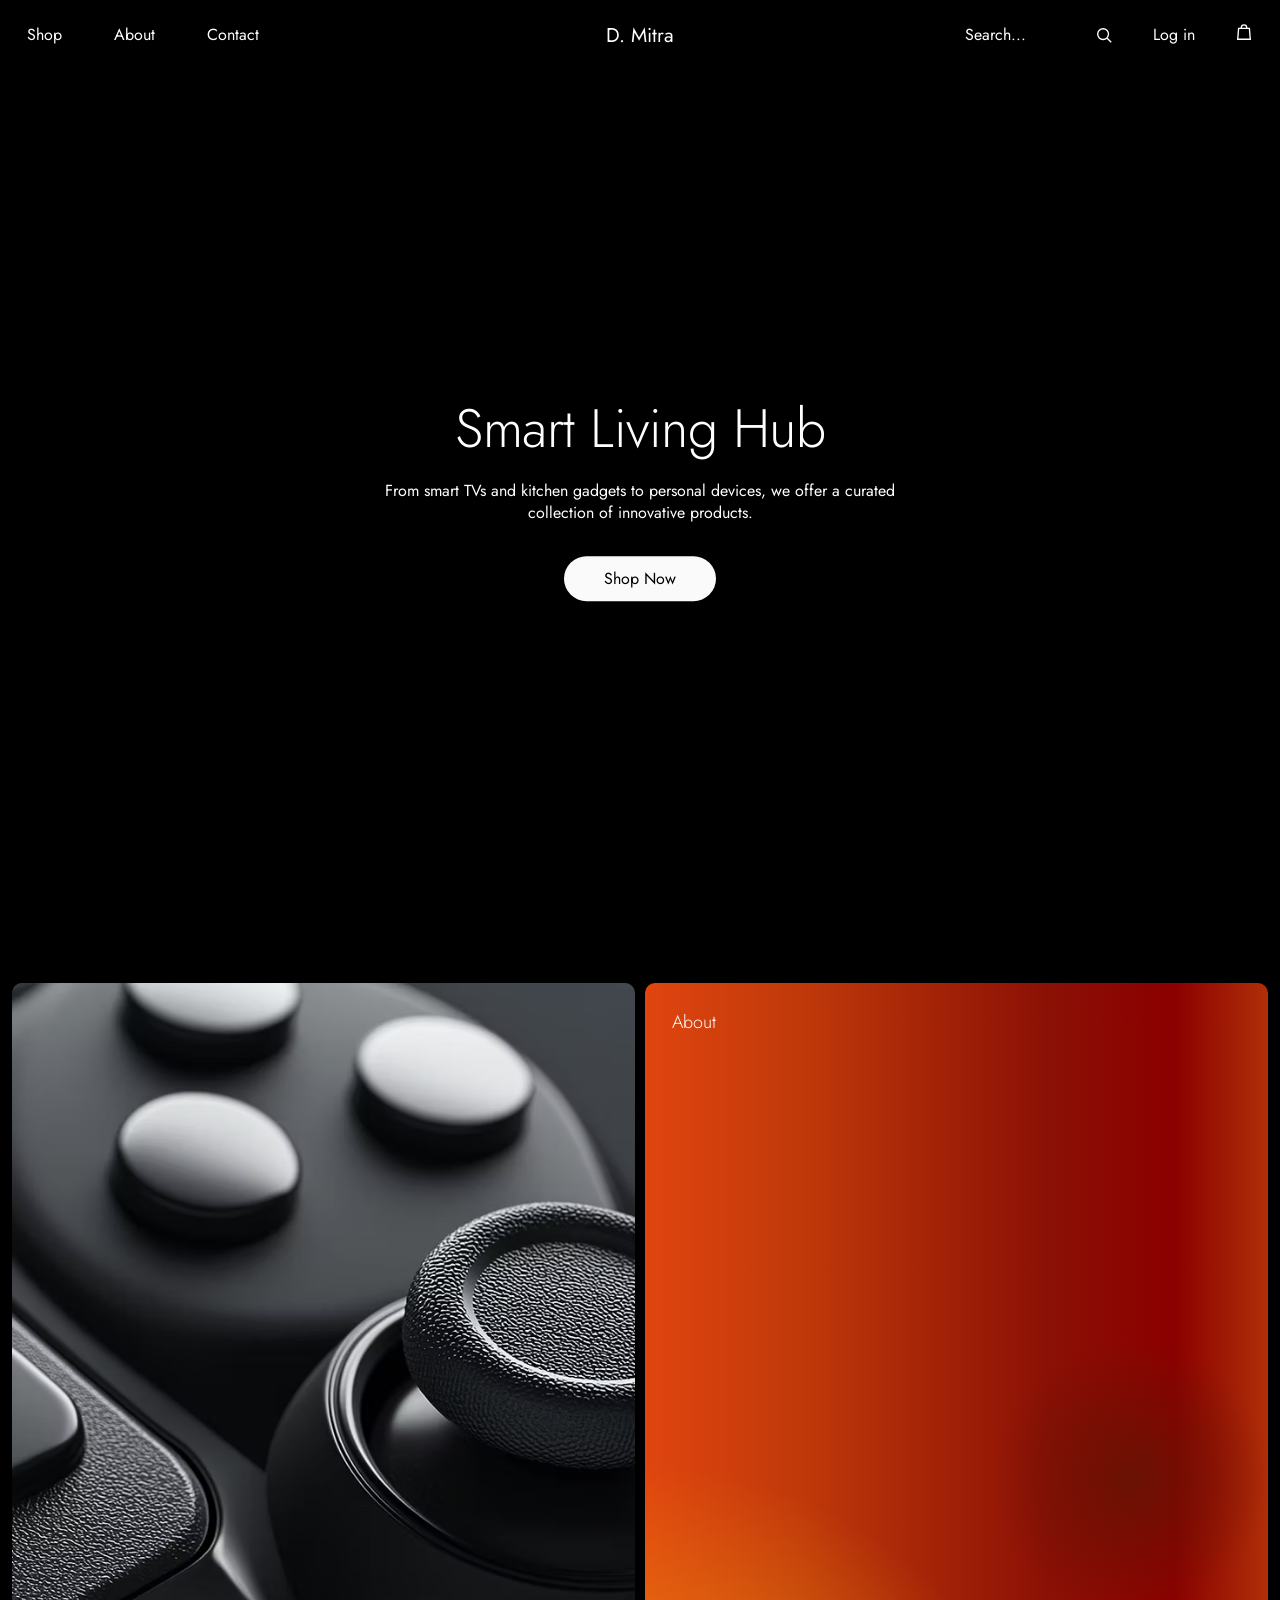
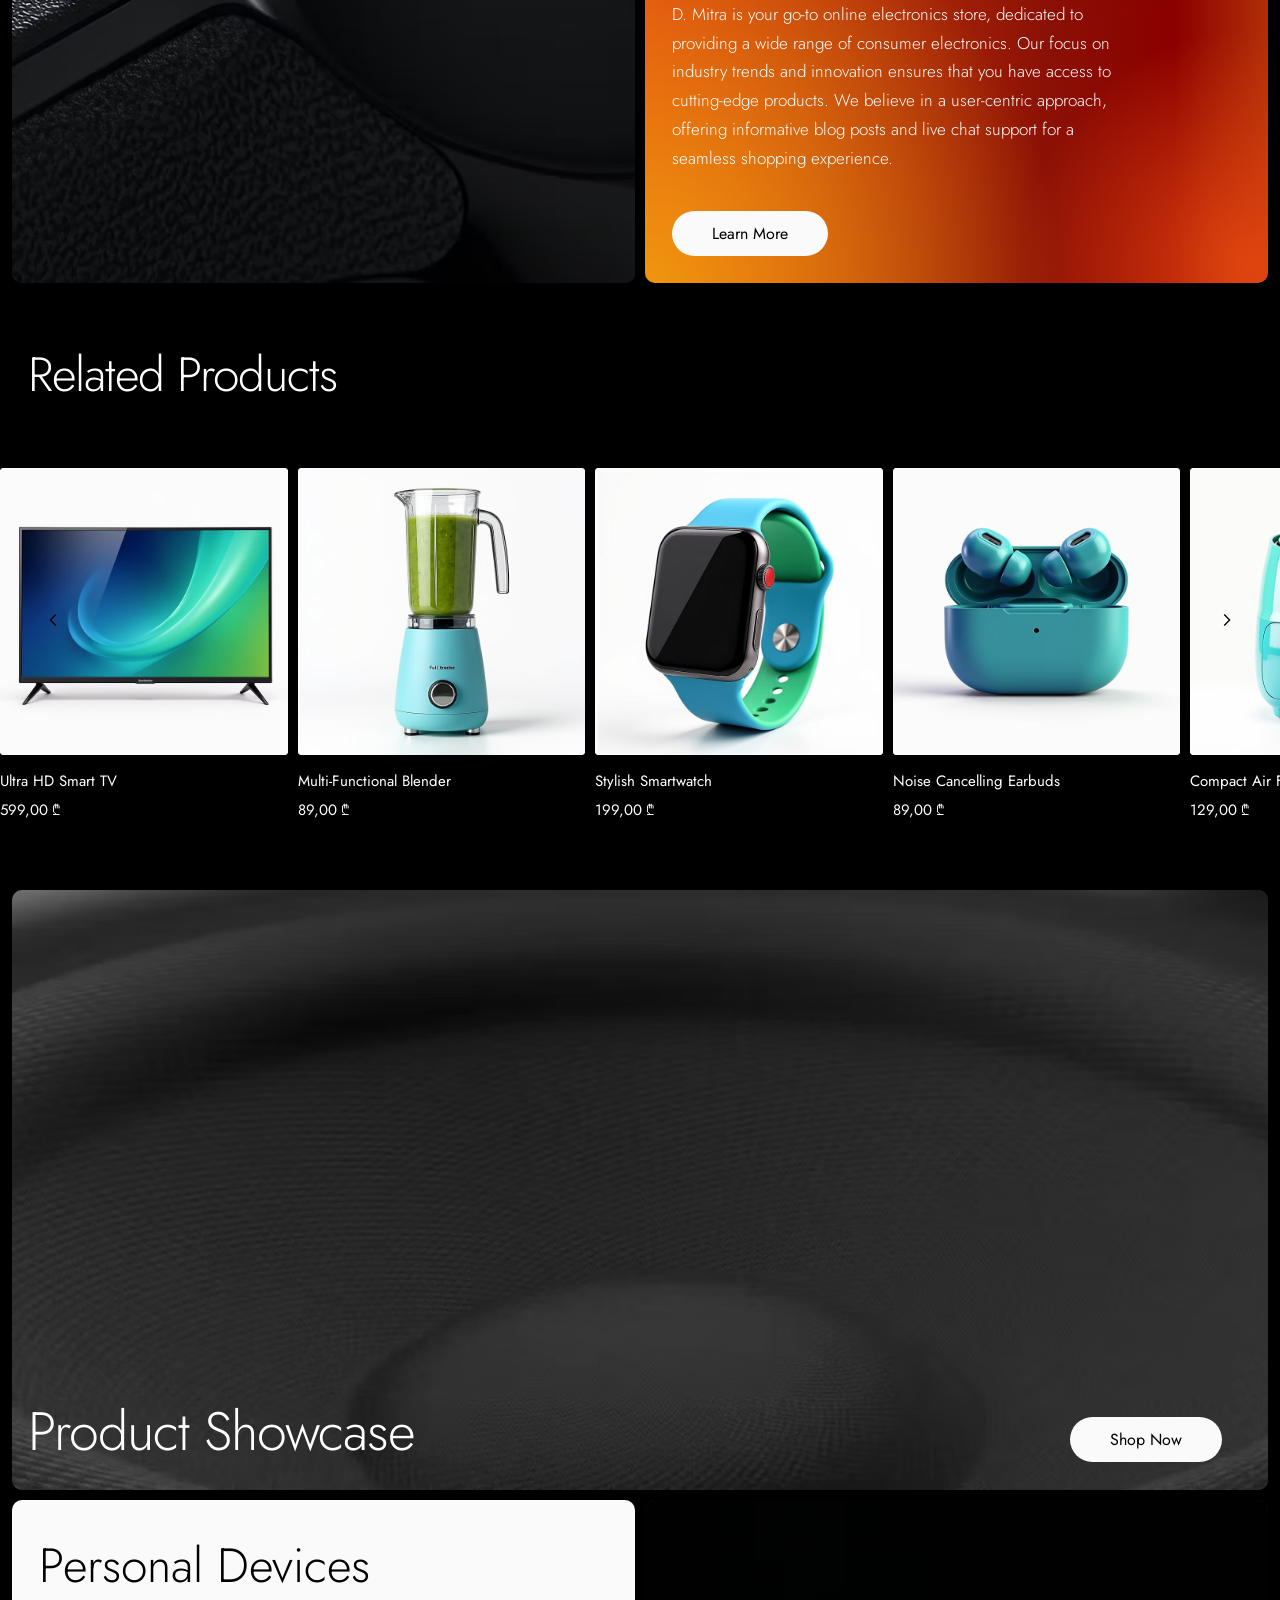
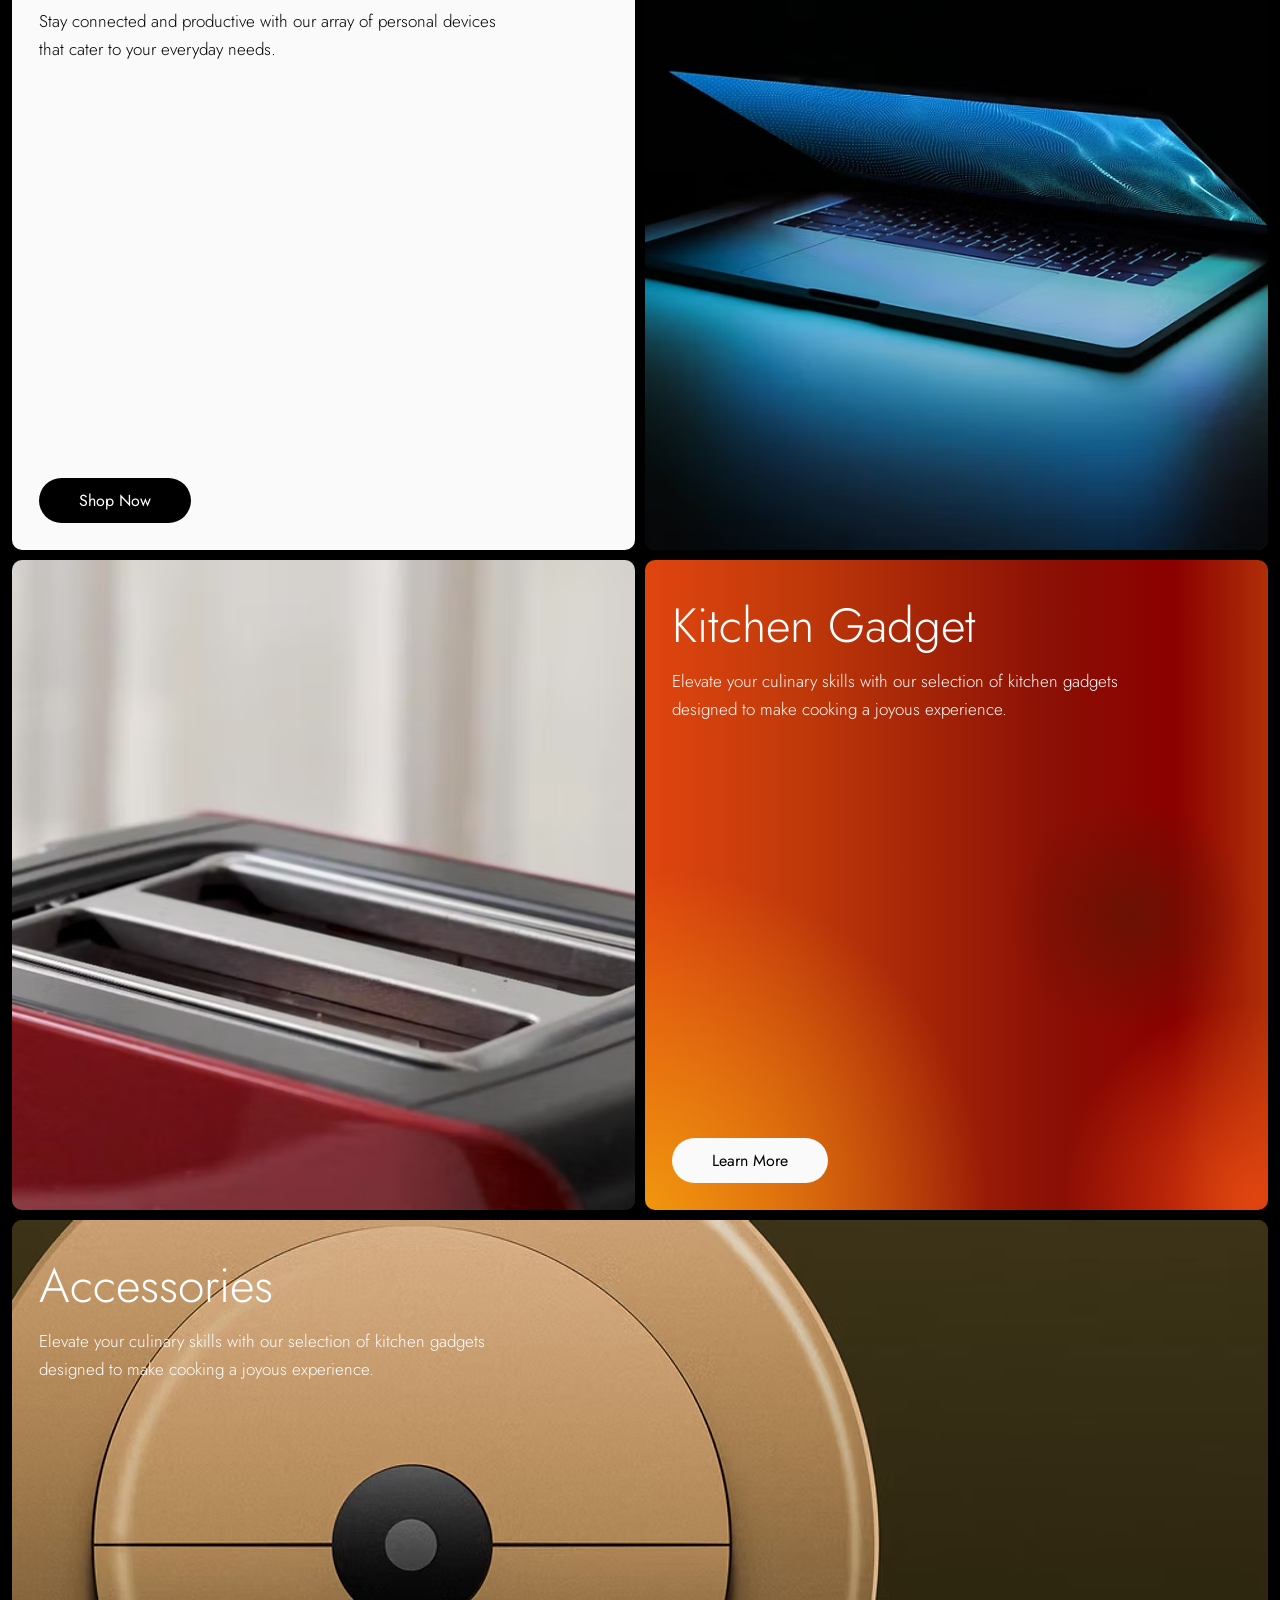
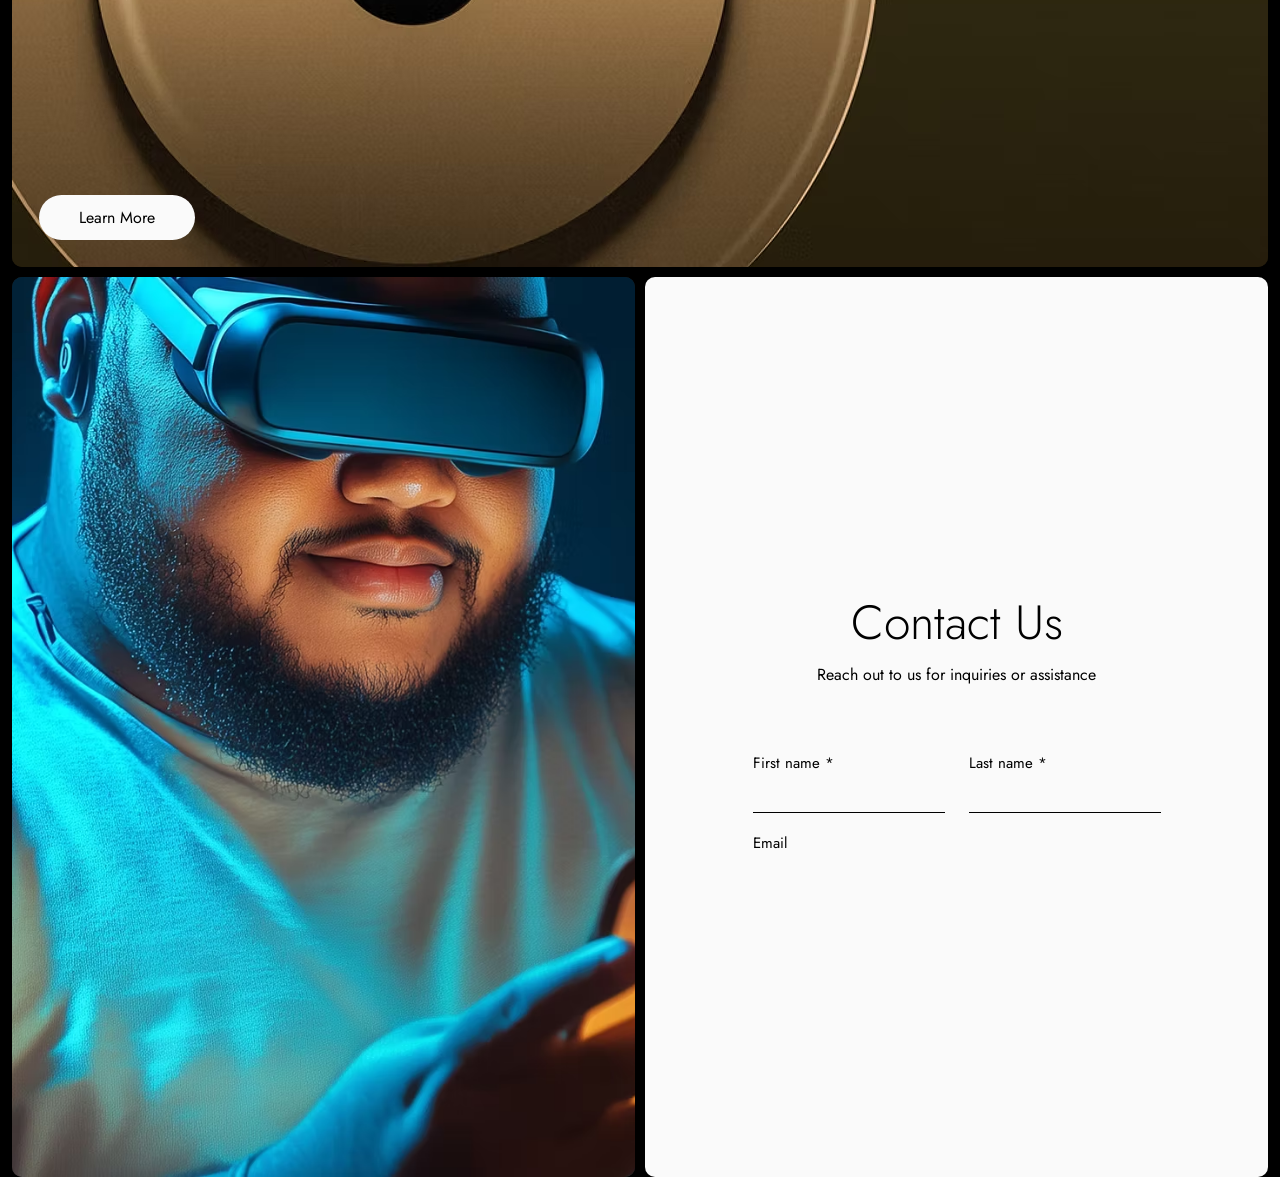
<file: Project/index.html>
<!doctype html>
<html lang="en">
  <head>
    <meta charset="UTF-8" />
    <meta name="viewport" content="width=device-width, initial-scale=1" />
    <title>D. Mitra</title>
    <link rel="preconnect" href="https://fonts.googleapis.com" />
    <link rel="preconnect" href="https://fonts.gstatic.com" crossorigin />
    <link
      href="https://fonts.googleapis.com/css2?family=Jost:wght@300;400;500&display=swap"
      rel="stylesheet"
    />
    <link rel="stylesheet" href="style.css" />
  </head>
  <body>
    <header>
      <nav>
        <a href="shop.html">Shop</a>
        <a href="about.html">About</a>
        <a href="contact.html">Contact</a>
      </nav>
      <a class="logo" href="#top">D. Mitra</a>
      <div class="right">
        <div class="search">
          <input type="text" placeholder="Search..." aria-label="Search" />
          <svg viewBox="0 0 20 20">
            <circle cx="9" cy="9" r="6" />
            <path d="M13.5 13.5L18 18" />
          </svg>
        </div>
        <a class="account" href="#">Log in</a>
        <a href="#" aria-label="Cart">
          <svg viewBox="0 0 20 20">
            <path d="M4 6h12l1 12H3z" />
            <path d="M7 6V5a3 3 0 0 1 6 0v1" />
          </svg>
        </a>
      </div>
    </header>

    <main id="top">
      <section class="hero">
        <video src="./Videos/file.mp4" autoplay muted loop playsinline></video>
        <div class="txt">
          <h1>Smart Living Hub</h1>
          <p>
            From smart TVs and kitchen gadgets to personal devices, we offer a
            curated collection of innovative products.
          </p>
          <a class="btn" href="#shop">Shop Now</a>
        </div>
      </section>

      <div class="wrap">
        <section class="grid first" id="about">
          <div class="card"><img src="./Photos/Controller.avif" alt="" /></div>
          <div class="card pad orange">
            <h3 class="label">About</h3>
            <div>
              <p class="mb">
                D. Mitra is your go-to online electronics store, dedicated to
                providing a wide range of consumer electronics. Our focus on
                industry trends and innovation ensures that you have access to
                cutting-edge products. We believe in a user-centric approach,
                offering informative blog posts and live chat support for a
                seamless shopping experience.
              </p>
              <a class="btn" href="about.html">Learn More</a>
            </div>
          </div>
        </section>
      </div>

      <section class="related" id="shop">
        <h2>Related Products</h2>
        <div class="rel-wrap">
          <button class="arrow l" aria-label="Previous">
            <svg viewBox="0 0 20 20"><path d="M12 4L6 10l6 6" /></svg>
          </button>
          <div class="track" id="track">
            <a class="prod" href="#"
              ><div class="pic">
                <img src="./Photos/Another TV.avif" alt="" /><span class="qv"
                  >Quick View</span
                >
              </div>
              <div>Ultra HD Smart TV</div>
              <div class="price">599,00 ₾</div></a
            >
            <a class="prod" href="#"
              ><div class="pic">
                <img
                  src="./Photos/88aac0_4c192b134813409589bcc163c86745e3~mv2_jpg_v1_fit_w_1024,h_1024,q_90_file.avif"
                  alt=""
                /><span class="qv">Quick View</span>
              </div>
              <div>Multi-Functional Blender</div>
              <div class="price">89,00 ₾</div></a
            >
            <a class="prod" href="#"
              ><div class="pic">
                <img src="./Photos/Smart Watch.avif" alt="" /><span class="qv"
                  >Quick View</span
                >
              </div>
              <div>Stylish Smartwatch</div>
              <div class="price">199,00 ₾</div></a
            >
            <a class="prod" href="#"
              ><div class="pic">
                <img src="./Photos/Air Pods.avif" alt="" /><span class="qv"
                  >Quick View</span
                >
              </div>
              <div>Noise Cancelling Earbuds</div>
              <div class="price">89,00 ₾</div></a
            >
            <a class="prod" href="#"
              ><div class="pic">
                <img src="./Photos/Air Fryer.avif" alt="" /><span class="qv"
                  >Quick View</span
                >
              </div>
              <div>Compact Air Fryer</div>
              <div class="price">129,00 ₾</div></a
            >
            <a class="prod" href="#"
              ><div class="pic">
                <img src="./Photos/Powe Bank.avif" alt="" /><span class="qv"
                  >Quick View</span
                >
              </div>
              <div>Portable Power Bank</div>
              <div class="price">39,00 ₾</div></a
            >
            <a class="prod" href="#"
              ><div class="pic">
                <img src="./Photos/Weighter.avif" alt="" /><span class="qv"
                  >Quick View</span
                >
              </div>
              <div>Smart Kitchen Scale</div>
              <div class="price">49,00 ₾</div></a
            >
            <a class="prod" href="#"
              ><div class="pic">
                <img src="./Photos/Again Another TV.avif" alt="" /><span
                  class="qv"
                  >Quick View</span
                >
              </div>
              <div>Compact Smart TV</div>
              <div class="price">299,00 ₾</div></a
            >
            <a class="prod" href="#"
              ><div class="pic">
                <img src="./Photos/TV.avif" alt="" /><span class="qv"
                  >Quick View</span
                >
              </div>
              <div>Premium 75-Inch TV</div>
              <div class="price">1299,00 ₾</div></a
            >
          </div>
          <button class="arrow r" aria-label="Next">
            <svg viewBox="0 0 20 20"><path d="M8 4l6 6-6 6" /></svg>
          </button>
        </div>
      </section>

      <div class="wrap">
        <section class="card showcase">
          <img src="./Photos/Speaker.avif" alt="Speaker driver close-up" />
          <div class="overlay">
            <h2>Product Showcase</h2>
            <a class="btn" href="#shop">Shop Now</a>
          </div>
        </section>

        <section class="grid">
          <div class="card small pad light fix">
            <div>
              <h2>Personal Devices</h2>
              <p>
                Stay connected and productive with our array of personal devices
                that cater to your everyday needs.
              </p>
            </div>
            <div><a class="btn dark" href="#">Shop Now</a></div>
          </div>
          <div class="card small">
            <img src="./Photos/Laptop.avif" alt="" />
          </div>

          <div class="card small">
            <img src="./Photos/Toaster.avif" alt="" />
          </div>
          <div class="card small pad orange fix">
            <div>
              <h2>Kitchen Gadget</h2>
              <p>
                Elevate your culinary skills with our selection of kitchen
                gadgets designed to make cooking a joyous experience.
              </p>
            </div>
            <div><a class="btn" href="#">Learn More</a></div>
          </div>
        </section>

        <section class="grid one-col">
          <div class="card acc">
            <div class="img"><img src="./Photos/Whats That.avif" alt="" /></div>
            <div class="t">
              <div>
                <h2>Accessories</h2>
                <p>
                  Elevate your culinary skills with our selection of kitchen
                  gadgets designed to make cooking a joyous experience.
                </p>
              </div>
              <div><a class="btn" href="#">Learn More</a></div>
            </div>
          </div>
        </section>

        <section class="grid contact" id="contact">
          <div class="card"><img src="./Photos/Guy.avif" alt="" /></div>
          <div class="card form-card">
            <h2>Contact Us</h2>
            <p class="sub">Reach out to us for inquiries or assistance</p>
            <form
              action="mailto:info@mysite.com"
              method="post"
              enctype="text/plain"
              novalidate
            >
              <div>
                <label for="fn">First name *</label
                ><input id="fn" name="First name" required />
              </div>
              <div>
                <label for="ln">Last name *</label
                ><input id="ln" name="Last name" required />
              </div>
              <div><label for="em">Email</label></div>
            </form>
          </div>
        </section>
      </div>
    </main>
  </body>
</html>
</file>
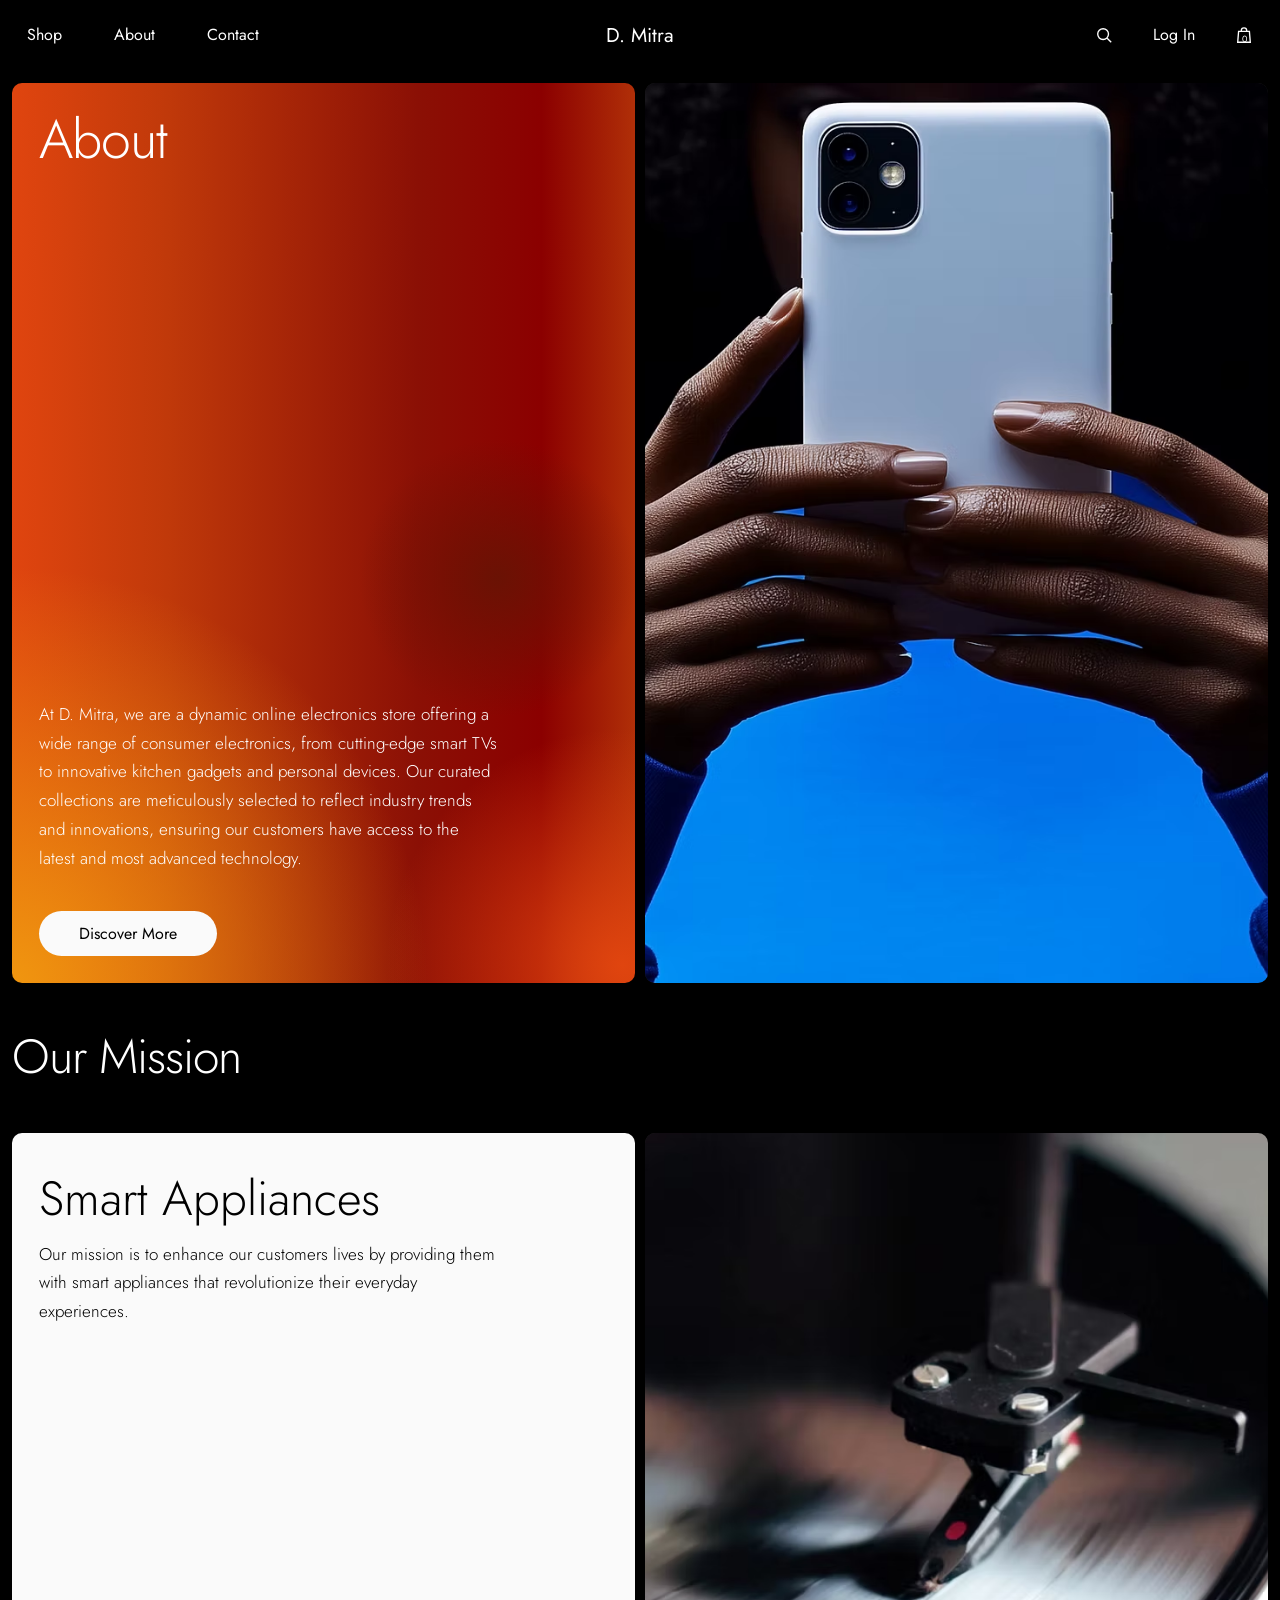
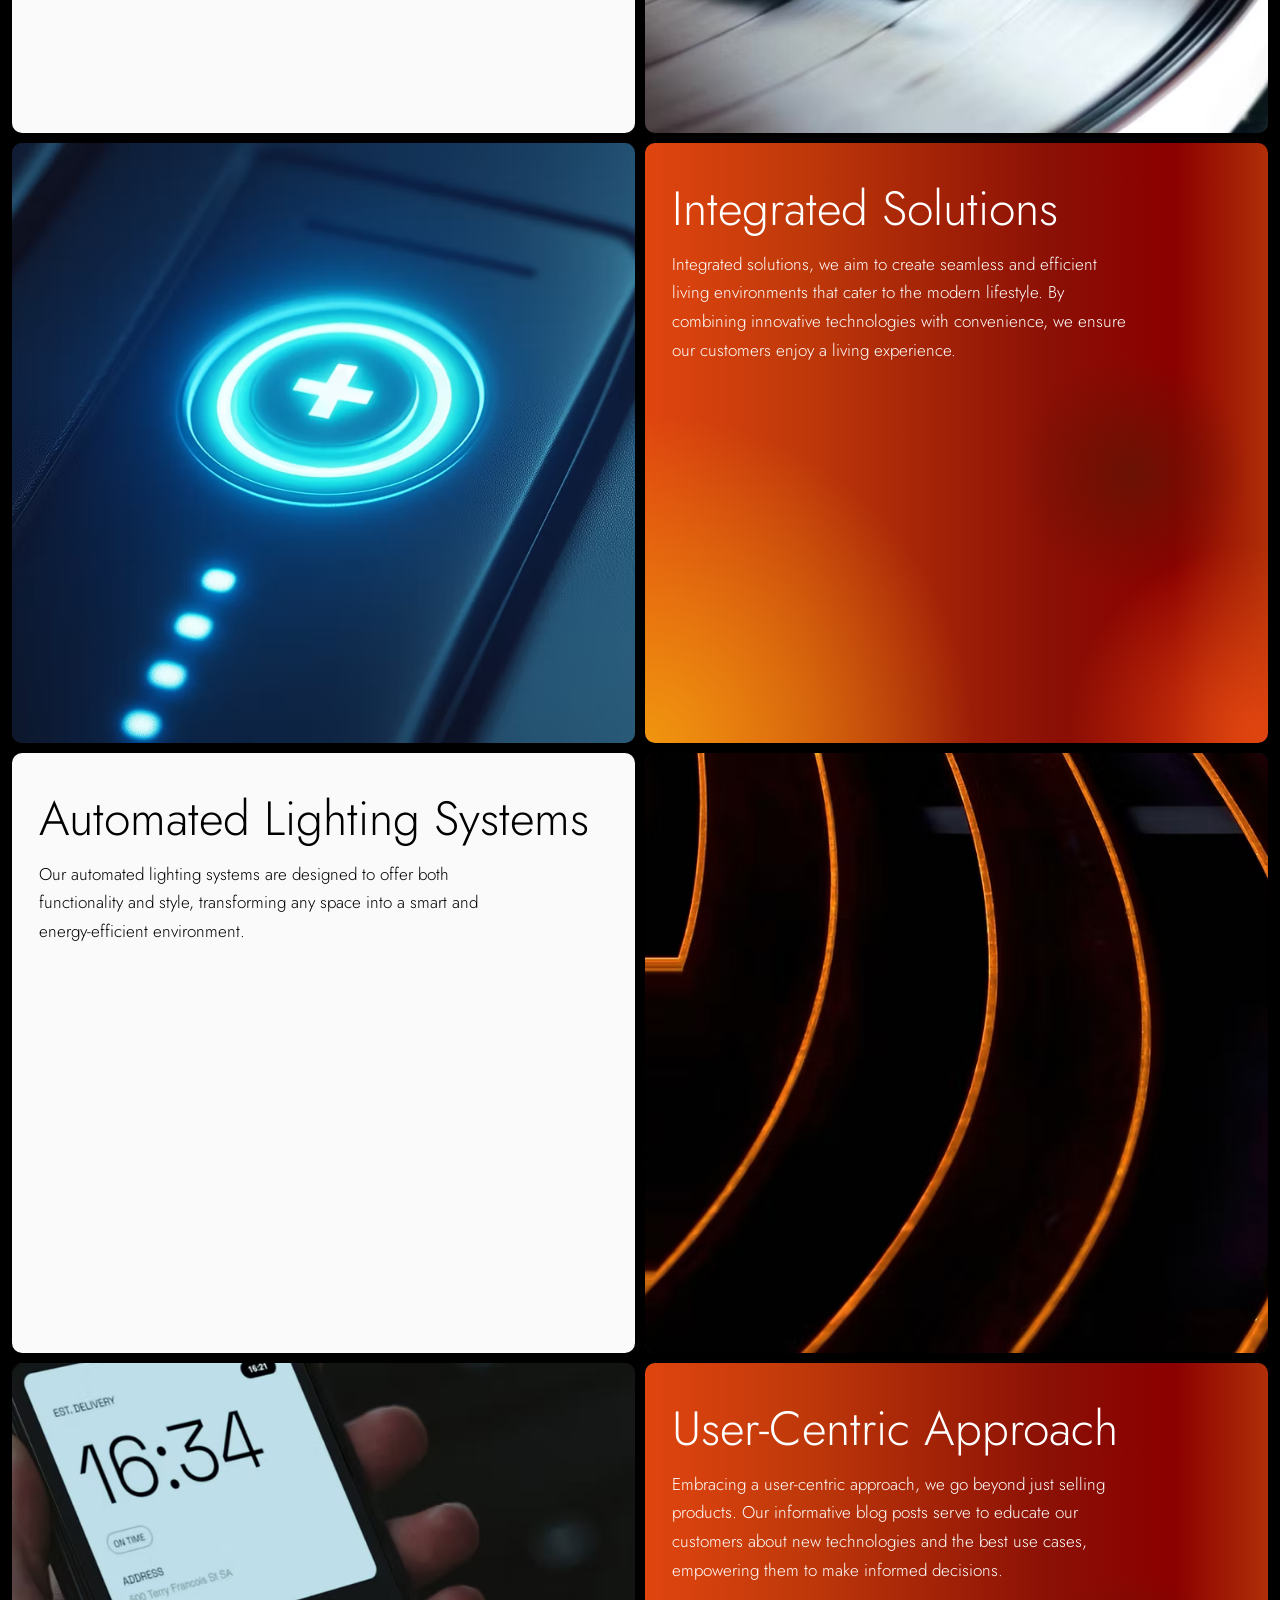
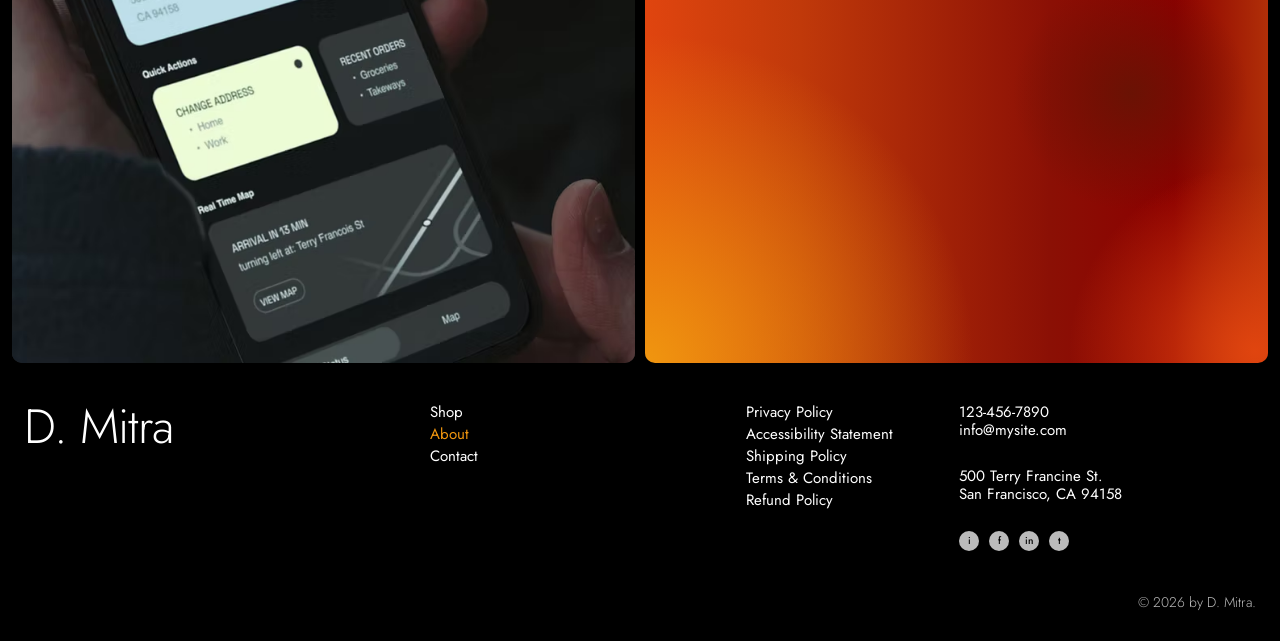
<file: Project/about.html>
<!doctype html>
<html lang="en">
  <head>
    <meta charset="UTF-8" />
    <meta name="viewport" content="width=device-width, initial-scale=1" />
    <title>About | D. Mitra</title>
    <link rel="preconnect" href="https://fonts.googleapis.com" />
    <link rel="preconnect" href="https://fonts.gstatic.com" crossorigin />
    <link
      href="https://fonts.googleapis.com/css2?family=Jost:wght@300;400;500&display=swap"
      rel="stylesheet"
    />
    <link rel="stylesheet" href="style.css" />
    <link rel="stylesheet" href="about.css" />
  </head>
  <body>
    <header>
      <nav>
        <a href="shop.html">Shop</a>
        <a href="about.html">About</a>
        <a href="index.html#contact">Contact</a>
      </nav>
      <a class="logo" href="index.html">D. Mitra</a>
      <div class="right">
        <div class="search">
          <svg viewBox="0 0 20 20" aria-hidden="true">
            <circle cx="9" cy="9" r="6" />
            <path d="M13.5 13.5L18 18" />
          </svg>
        </div>
        <a class="account" href="#">Log In</a>
        <a class="cart" href="#" aria-label="Cart">
          <svg viewBox="0 0 20 20">
            <path d="M4 6h12l1 12H3z" />
            <path d="M7 6V5a3 3 0 0 1 6 0v1" />
          </svg>
          <span>0</span>
        </a>
      </div>
    </header>

    <main>
      <div class="wrap">
        <section class="grid first about-hero">
          <div class="card pad orange">
            <h1>About</h1>
            <div>
              <p class="mb">
                At D. Mitra, we are a dynamic online electronics store offering
                a wide range of consumer electronics, from cutting-edge smart
                TVs to innovative kitchen gadgets and personal devices. Our
                curated collections are meticulously selected to reflect
                industry trends and innovations, ensuring our customers have
                access to the latest and most advanced technology.
              </p>
              <a class="btn" href="shop.html">Discover More</a>
            </div>
          </div>
          <div class="card">
            <img
              src="./Photos/11062b_3dba0bae48394aa1a409b48220af1edf~mv2.avif"
              alt="Hands holding a smartphone"
            />
          </div>
        </section>

        <h2 class="section-title">Our Mission</h2>

        <section class="grid mission">
          <div class="card pad top light fix">
            <div>
              <h2>Smart Appliances</h2>
              <p>
                Our mission is to enhance our customers lives by providing them
                with smart appliances that revolutionize their everyday
                experiences.
              </p>
            </div>
          </div>
          <div class="card">
            <img src="./Photos/disk.avif" alt="Turntable needle on a record" />
          </div>

          <div class="card">
            <img src="./Photos/plus.avif" alt="Glowing smart control button" />
          </div>
          <div class="card pad top orange fix">
            <div>
              <h2>Integrated Solutions</h2>
              <p>
                Integrated solutions, we aim to create seamless and efficient
                living environments that cater to the modern lifestyle. By
                combining innovative technologies with convenience, we ensure
                our customers enjoy a living experience.
              </p>
            </div>
          </div>

          <div class="card pad top light fix">
            <div>
              <h2>Automated Lighting Systems</h2>
              <p>
                Our automated lighting systems are designed to offer both
                functionality and style, transforming any space into a smart and
                energy-efficient environment.
              </p>
            </div>
          </div>
          <div class="card">
            <img
              src="./Photos/orange.avif"
              alt="Curved lines of orange light"
            />
          </div>

          <div class="card">
            <img src="./Photos/phone.avif" alt="Phone showing a delivery app" />
          </div>
          <div class="card pad top orange fix">
            <div>
              <h2>User-Centric Approach</h2>
              <p>
                Embracing a user-centric approach, we go beyond just selling
                products. Our informative blog posts serve to educate our
                customers about new technologies and the best use cases,
                empowering them to make informed decisions.
              </p>
            </div>
          </div>
        </section>
      </div>
    </main>

    <footer>
      <div class="big">D. Mitra</div>
      <ul class="footer-nav">
        <li><a href="shop.html">Shop</a></li>
        <li><a class="active" href="about.html">About</a></li>
        <li><a href="index.html#contact">Contact</a></li>
      </ul>
      <ul>
        <li><a href="#">Privacy Policy</a></li>
        <li><a href="#">Accessibility Statement</a></li>
        <li><a href="#">Shipping Policy</a></li>
        <li><a href="#">Terms &amp; Conditions</a></li>
        <li><a href="#">Refund Policy</a></li>
      </ul>
      <div class="contact-info">
        <p>123-456-7890<br />info@mysite.com</p>
        <p>500 Terry Francine St.<br />San Francisco, CA 94158</p>
        <div class="social">
          <a href="#" aria-label="Instagram">i</a>
          <a href="#" aria-label="Facebook">f</a>
          <a href="#" aria-label="LinkedIn">in</a>
          <a href="#" aria-label="TikTok">t</a>
        </div>
      </div>
      <p class="copy">&copy; 2026 by D. Mitra.</p>
    </footer>
  </body>
</html>
</file>
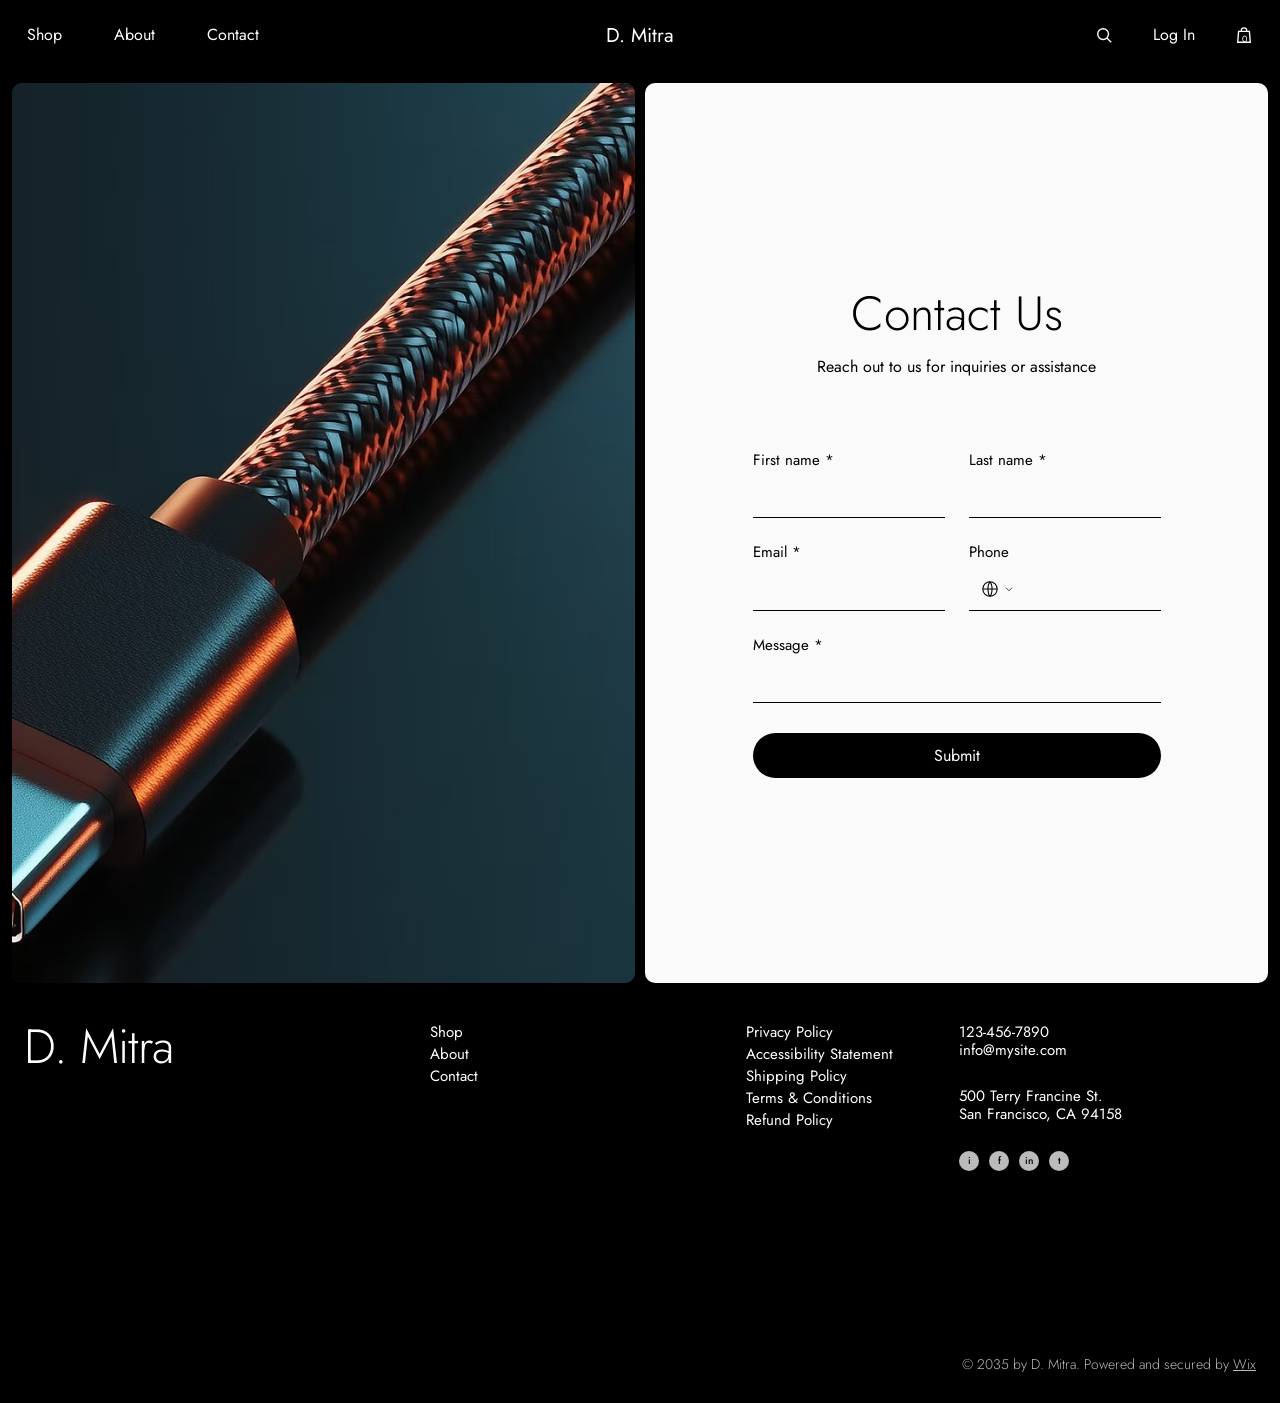
<file: Project/contact.html>
<!doctype html>
<html lang="en">
  <head>
    <meta charset="UTF-8" />
    <meta name="viewport" content="width=device-width, initial-scale=1" />
    <title>Contact | D. Mitra</title>
    <link rel="preconnect" href="https://fonts.googleapis.com" />
    <link rel="preconnect" href="https://fonts.gstatic.com" crossorigin />
    <link
      href="https://fonts.googleapis.com/css2?family=Jost:wght@300;400;500&display=swap"
      rel="stylesheet"
    />
    <link rel="stylesheet" href="style.css" />
    <link rel="stylesheet" href="contact.css" />
  </head>
  <body>
    <header>
      <nav>
        <a href="shop.html">Shop</a>
        <a href="about.html">About</a>
        <a href="contact.html">Contact</a>
      </nav>
      <a class="logo" href="index.html">D. Mitra</a>
      <div class="right">
        <div class="search">
          <svg viewBox="0 0 20 20" aria-hidden="true">
            <circle cx="9" cy="9" r="6" />
            <path d="M13.5 13.5L18 18" />
          </svg>
        </div>
        <a class="account" href="#">Log In</a>
        <a class="cart" href="#" aria-label="Cart">
          <svg viewBox="0 0 20 20">
            <path d="M4 6h12l1 12H3z" />
            <path d="M7 6V5a3 3 0 0 1 6 0v1" />
          </svg>
          <span>0</span>
        </a>
      </div>
    </header>

    <main>
      <div class="wrap">
        <section class="grid first contact">
          <div class="card">
            <img src="./Photos/cable.avif" alt="Braided charging cable with a USB-C connector" />
          </div>
          <div class="card form-card">
            <h1>Contact Us</h1>
            <p class="sub">Reach out to us for inquiries or assistance</p>
            <form action="mailto:info@mysite.com" method="post" enctype="text/plain">
              <div>
                <label for="fn">First name *</label>
                <input id="fn" name="First name" type="text" required />
              </div>
              <div>
                <label for="ln">Last name *</label>
                <input id="ln" name="Last name" type="text" required />
              </div>
              <div>
                <label for="em">Email *</label>
                <input id="em" name="Email" type="email" required />
              </div>
              <div class="phone">
                <label for="ph">Phone</label>
                <input id="ph" name="Phone" type="tel" />
                <span class="flag" aria-hidden="true">
                  <svg viewBox="0 0 20 20">
                    <circle cx="10" cy="10" r="8" />
                    <path d="M2 10h16M10 2c3 3 3 13 0 16M10 2c-3 3-3 13 0 16" />
                  </svg>
                  <svg class="chev" viewBox="0 0 20 20">
                    <path d="M5 8l5 5 5-5" />
                  </svg>
                </span>
              </div>
              <div class="full">
                <label for="msg">Message *</label>
                <textarea id="msg" name="Message" required></textarea>
              </div>
              <button class="btn dark full" type="submit">Submit</button>
            </form>
          </div>
        </section>
      </div>
    </main>

    <footer>
      <div class="big">D. Mitra</div>
      <ul class="footer-nav">
        <li><a href="shop.html">Shop</a></li>
        <li><a href="about.html">About</a></li>
        <li><a href="contact.html">Contact</a></li>
      </ul>
      <ul>
        <li><a href="#">Privacy Policy</a></li>
        <li><a href="#">Accessibility Statement</a></li>
        <li><a href="#">Shipping Policy</a></li>
        <li><a href="#">Terms &amp; Conditions</a></li>
        <li><a href="#">Refund Policy</a></li>
      </ul>
      <div class="contact-info">
        <p>123-456-7890<br />info@mysite.com</p>
        <p>500 Terry Francine St.<br />San Francisco, CA 94158</p>
        <div class="social">
          <a href="#" aria-label="Instagram">i</a>
          <a href="#" aria-label="Facebook">f</a>
          <a href="#" aria-label="LinkedIn">in</a>
          <a href="#" aria-label="TikTok">t</a>
        </div>
      </div>
      <p class="copy">&copy; 2035 by D. Mitra. Powered and secured by <a href="https://www.wix.com/" target="_blank" rel="noopener">Wix</a></p>
    </footer>
  </body>
</html>
</file>
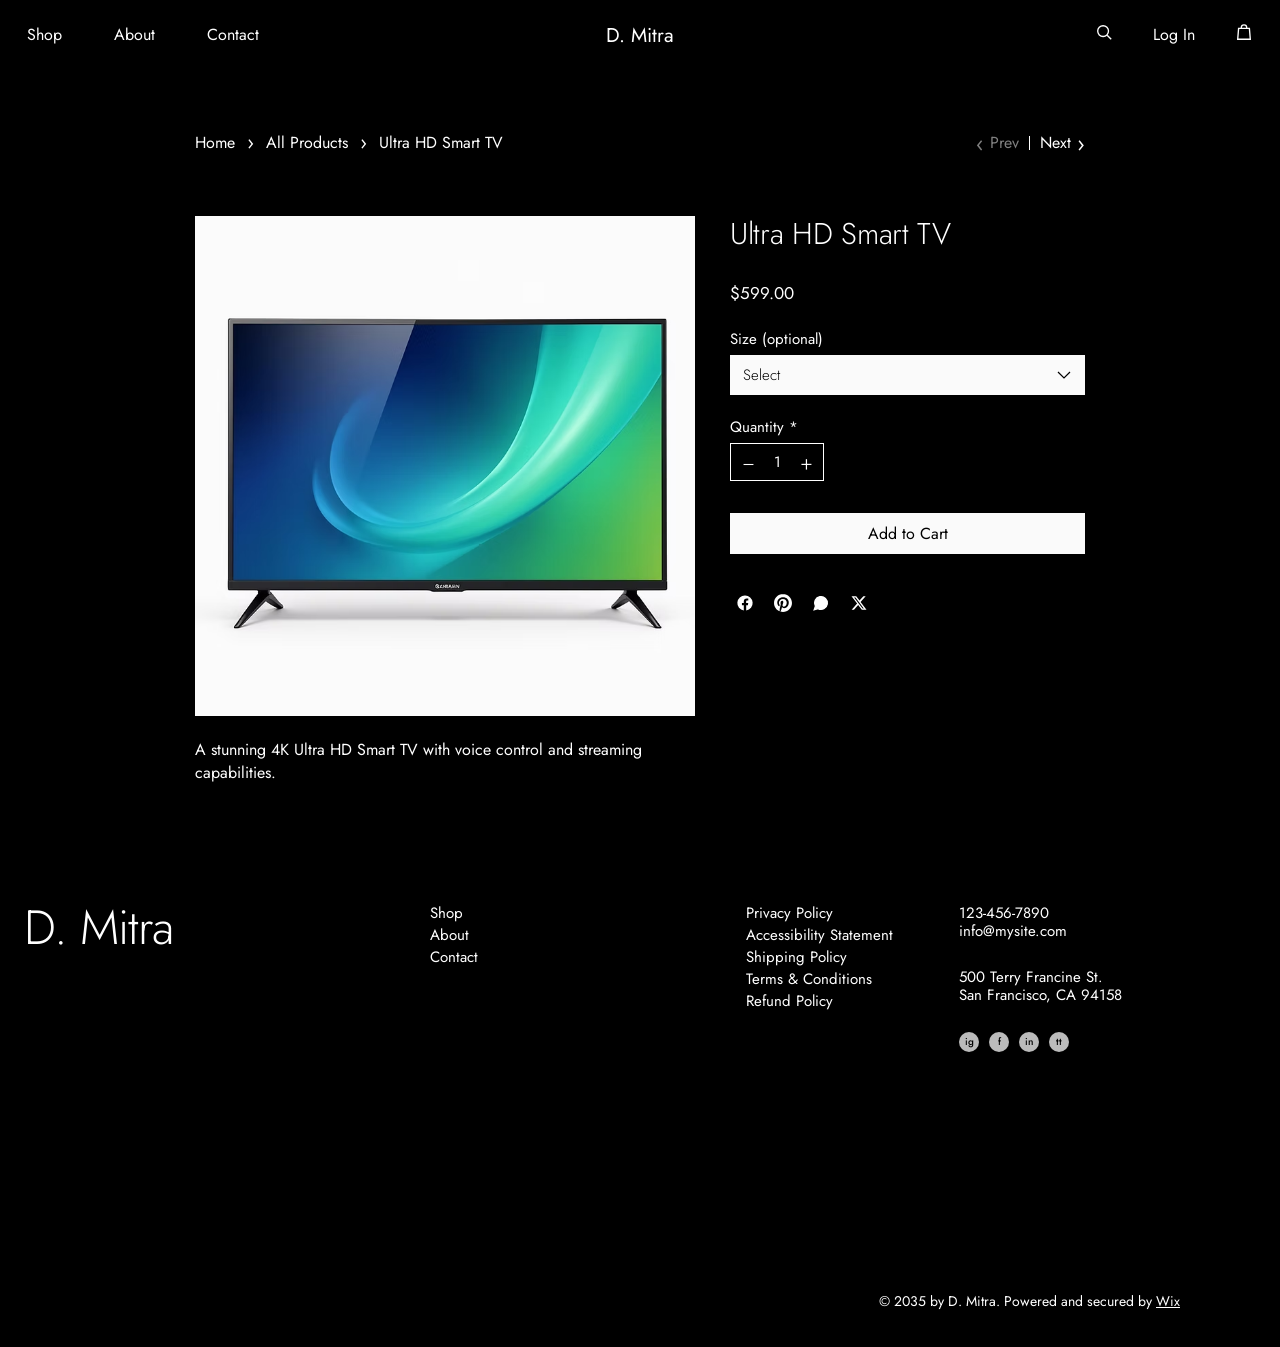
<file: Project/product.html>
<!doctype html>
<html lang="en">
  <head>
    <meta charset="UTF-8" />
    <meta name="viewport" content="width=device-width, initial-scale=1" />
    <title>Product | D. Mitra</title>
    <link rel="preconnect" href="https://fonts.googleapis.com" />
    <link rel="preconnect" href="https://fonts.gstatic.com" crossorigin />
    <link
      href="https://fonts.googleapis.com/css2?family=Jost:wght@300;400;500&display=swap"
      rel="stylesheet"
    />
    <link rel="stylesheet" href="style.css" />
    <link rel="stylesheet" href="product.css" />
  </head>
  <body>
    <header>
      <nav>
        <a href="shop.html">Shop</a>
        <a href="index.html#about">About</a>
        <a href="index.html#contact">Contact</a>
      </nav>
      <a class="logo" href="index.html">D. Mitra</a>
      <div class="right">
        <a href="#" aria-label="Search"
          ><svg viewBox="0 0 20 20">
            <circle cx="9" cy="9" r="6" />
            <path d="M13.5 13.5L18 18" /></svg
        ></a>
        <a class="account" href="#">Log In</a>
        <a href="#" aria-label="Cart">
          <svg viewBox="0 0 20 20">
            <path d="M4 6h12l1 12H3z" />
            <path d="M7 6V5a3 3 0 0 1 6 0v1" />
          </svg>
        </a>
      </div>
    </header>

    <main class="product-page">
      <div class="pbar">
        <div class="pcrumbs">
          <a href="index.html">Home</a><span>&rsaquo;</span
          ><a href="shop.html">All Products</a><span>&rsaquo;</span
          ><a id="crumb" href="#"></a>
        </div>
        <div class="pnav">
          <a id="prev" href="#"><span class="chev">&lsaquo;</span> Prev</a>
          <i></i>
          <a id="next" href="#">Next <span class="chev">&rsaquo;</span></a>
        </div>
      </div>

      <div class="pgrid">
        <div class="pimg"><img id="pimg" src="" alt="" /></div>

        <div class="pinfo">
          <h1 id="pname"></h1>
          <div class="pprice" id="pprice"></div>

          <div id="optbox"></div>

          <label class="plabel" for="qty">Quantity *</label>
          <div class="stepper">
            <button type="button" id="minus" aria-label="Decrease quantity">
              &minus;
            </button>
            <span id="qty">1</span>
            <button type="button" id="plus" aria-label="Increase quantity">
              +
            </button>
          </div>

          <button class="cart" type="button" id="cart">Add to Cart</button>

          <div class="share">
            <a href="#" aria-label="Facebook"
              ><svg viewBox="0 0 24 24">
                <path
                  d="M12 2a10 10 0 0 0-1.6 19.9v-7H7.9V12h2.5V9.8c0-2.5 1.5-3.9 3.8-3.9 1.1 0 2.2.2 2.2.2v2.5h-1.3c-1.2 0-1.6.8-1.6 1.6V12h2.8l-.4 2.9h-2.3v7A10 10 0 0 0 12 2z"
                /></svg
            ></a>
            <a href="#" aria-label="Pinterest"
              ><svg viewBox="0 0 24 24">
                <path
                  d="M12.017 0C5.396 0 .029 5.367.029 11.987c0 5.079 3.158 9.417 7.618 11.162-.105-.949-.199-2.403.041-3.439.219-.937 1.406-5.957 1.406-5.957s-.359-.72-.359-1.781c0-1.663.967-2.911 2.168-2.911 1.024 0 1.518.769 1.518 1.688 0 1.029-.653 2.567-.992 3.992-.285 1.193.6 2.165 1.775 2.165 2.128 0 3.768-2.245 3.768-5.487 0-2.861-2.063-4.869-5.008-4.869-3.41 0-5.409 2.562-5.409 5.199 0 1.033.394 2.143.889 2.741.099.12.112.225.085.345-.09.375-.293 1.199-.334 1.363-.053.225-.172.271-.401.165-1.495-.69-2.433-2.878-2.433-4.646 0-3.776 2.748-7.252 7.92-7.252 4.158 0 7.392 2.967 7.392 6.923 0 4.135-2.607 7.462-6.233 7.462-1.214 0-2.354-.629-2.758-1.379l-.749 2.848c-.269 1.045-1.004 2.352-1.498 3.146 1.123.345 2.306.535 3.55.535 6.607 0 11.985-5.365 11.985-11.987C23.97 5.39 18.592.026 11.985.026L12.017 0z"
                /></svg
            ></a>
            <a href="#" aria-label="WhatsApp"
              ><svg
                viewBox="0 0 24 24"
                fill="none"
                stroke="#fff"
                stroke-width="1.8"
              >
                <path d="M3 21l1.6-4.8A8.5 8.5 0 1 1 8 19.5L3 21z" />
                <path
                  d="M9 8.5c.3 2.8 2.7 5.2 5.5 5.5l1.2-1.3-2-1-.9.7c-.9-.4-1.7-1.2-2.1-2.1l.7-.9-1-2L9 8.5z"
                  fill="#fff"
                  stroke="none"
                /></svg
            ></a>
            <a href="#" aria-label="X"
              ><svg viewBox="0 0 24 24">
                <path
                  d="M17.8 3h3.1l-6.8 7.7L22 21h-6.2l-4.9-6.3L5.3 21H2.2l7.3-8.3L2 3h6.3l4.4 5.8L17.8 3zm-1.1 16.2h1.7L7.3 4.7H5.4l11.3 14.5z"
                /></svg
            ></a>
          </div>
        </div>

        <p class="pdesc" id="pdesc"></p>
      </div>
    </main>

    <footer>
      <div class="big">D. Mitra</div>
      <ul>
        <li><a href="shop.html">Shop</a></li>
        <li><a href="index.html#about">About</a></li>
        <li><a href="index.html#contact">Contact</a></li>
      </ul>
      <ul class="policies">
        <li><a href="#">Privacy Policy</a></li>
        <li><a href="#">Accessibility Statement</a></li>
        <li><a href="#">Shipping Policy</a></li>
        <li><a href="#">Terms &amp; Conditions</a></li>
        <li><a href="#">Refund Policy</a></li>
      </ul>
      <div class="contact-info">
        <p>123-456-7890<br />info@mysite.com</p>
        <p>500 Terry Francine St.<br />San Francisco, CA 94158</p>
        <div class="social">
          <a href="#" aria-label="Instagram">ig</a
          ><a href="#" aria-label="Facebook">f</a
          ><a href="#" aria-label="LinkedIn">in</a
          ><a href="#" aria-label="TikTok">tt</a>
        </div>
      </div>
    </footer>
    <p class="copy">
      &copy; 2035 by D. Mitra. Powered and secured by
      <a href="https://www.wix.com/" target="_blank" rel="noopener">Wix</a>
    </p>

    <script>
      const products = [
        {
          name: "Ultra HD Smart TV",
          price: "$599.00",
          img: "./Photos/Another TV.avif",
          desc: "A stunning 4K Ultra HD Smart TV with voice control and streaming capabilities.",
          opt: { label: "Size (optional)", options: ["55 inch", "65 inch"] },
        },
        {
          name: "Multi-Functional Blender",
          price: "$89.00",
          img: "./Photos/88aac0_4c192b134813409589bcc163c86745e3~mv2_jpg_v1_fit_w_1024,h_1024,q_90_file.avif",
          desc: "A powerful multi-functional blender for smoothies, soups and sauces, with an easy-to-clean jug.",
          opt: { label: "Power (optional)", options: ["500W", "700W"] },
        },
        {
          name: "Stylish Smartwatch",
          price: "$199.00",
          img: "./Photos/Smart Watch.avif",
          desc: "A stylish smartwatch that tracks your activity, shows your notifications and keeps you connected all day.",
          opt: {
            label: "Color (optional)",
            options: ["Black", "Rose Gold", "White"],
          },
        },
        {
          name: "Noise Cancelling Earbuds",
          price: "$89.00",
          img: "./Photos/Air Pods.avif",
          desc: "Wireless noise cancelling earbuds with a compact charging case and clear, immersive sound.",
          opt: { label: "Color (optional)", options: ["Black", "White"] },
        },
        {
          name: "Compact Air Fryer",
          price: "$129.00",
          img: "./Photos/Air Fryer.avif",
          desc: "A compact air fryer that cooks crispy meals with little or no oil, with a digital display for easy control.",
          opt: { label: "Capacity (optional)", options: ["2.5L", "5L"] },
        },
        {
          name: "Portable Power Bank",
          price: "$39.00",
          img: "./Photos/Powe Bank.avif",
          desc: "A portable power bank with multiple USB ports to charge your devices on the go.",
          opt: {
            label: "Capacity (optional)",
            options: ["10000mAh", "20000mAh"],
          },
        },
        {
          name: "Smart Kitchen Scale",
          price: "$49.00",
          img: "./Photos/Weighter.avif",
          desc: "A smart kitchen scale with Bluetooth and a clear digital display for precise measuring.",
          opt: null,
        },
        {
          name: "Compact Smart TV",
          price: "$299.00",
          img: "./Photos/Again Another TV.avif",
          desc: "A compact Smart TV with a sharp display and built-in streaming apps, ideal for smaller rooms.",
          opt: null,
        },
        {
          name: "Premium 75-Inch TV",
          price: "$1,299.00",
          img: "./Photos/TV.avif",
          desc: "A premium 75-inch Smart TV with a big, vivid screen for a true cinema experience at home.",
          opt: null,
        },
      ];

      let id = parseInt(new URLSearchParams(location.search).get("p"), 10);
      if (!(id >= 1 && id <= products.length)) id = 1;
      const p = products[id - 1];

      document.title = p.name + " | D. Mitra";
      document.getElementById("crumb").textContent = p.name;
      document.getElementById("crumb").href = "product.html?p=" + id;
      document.getElementById("pname").textContent = p.name;
      document.getElementById("pprice").textContent = p.price;
      document.getElementById("pdesc").textContent = p.desc;
      const img = document.getElementById("pimg");
      img.src = p.img;
      img.alt = p.name;

      if (p.opt) {
        document.getElementById("optbox").innerHTML =
          '<label class="plabel" for="opt">' +
          p.opt.label +
          "</label>" +
          '<select id="opt"><option value="">Select</option>' +
          p.opt.options.map((o) => "<option>" + o + "</option>").join("") +
          "</select>";
      }

      const prev = document.getElementById("prev");
      const next = document.getElementById("next");
      if (id > 1) prev.href = "product.html?p=" + (id - 1);
      else prev.classList.add("off");
      if (id < products.length) next.href = "product.html?p=" + (id + 1);
      else next.classList.add("off");

      let qty = 1;
      const qtyEl = document.getElementById("qty");
      document.getElementById("minus").onclick = () => {
        if (qty > 1) qtyEl.textContent = --qty;
      };
      document.getElementById("plus").onclick = () => {
        if (qty < 99) qtyEl.textContent = ++qty;
      };

      const cart = document.getElementById("cart");
      cart.onclick = () => {
        cart.textContent = "Added to Cart";
        setTimeout(() => (cart.textContent = "Add to Cart"), 1500);
      };
    </script>
  </body>
</html>
</file>
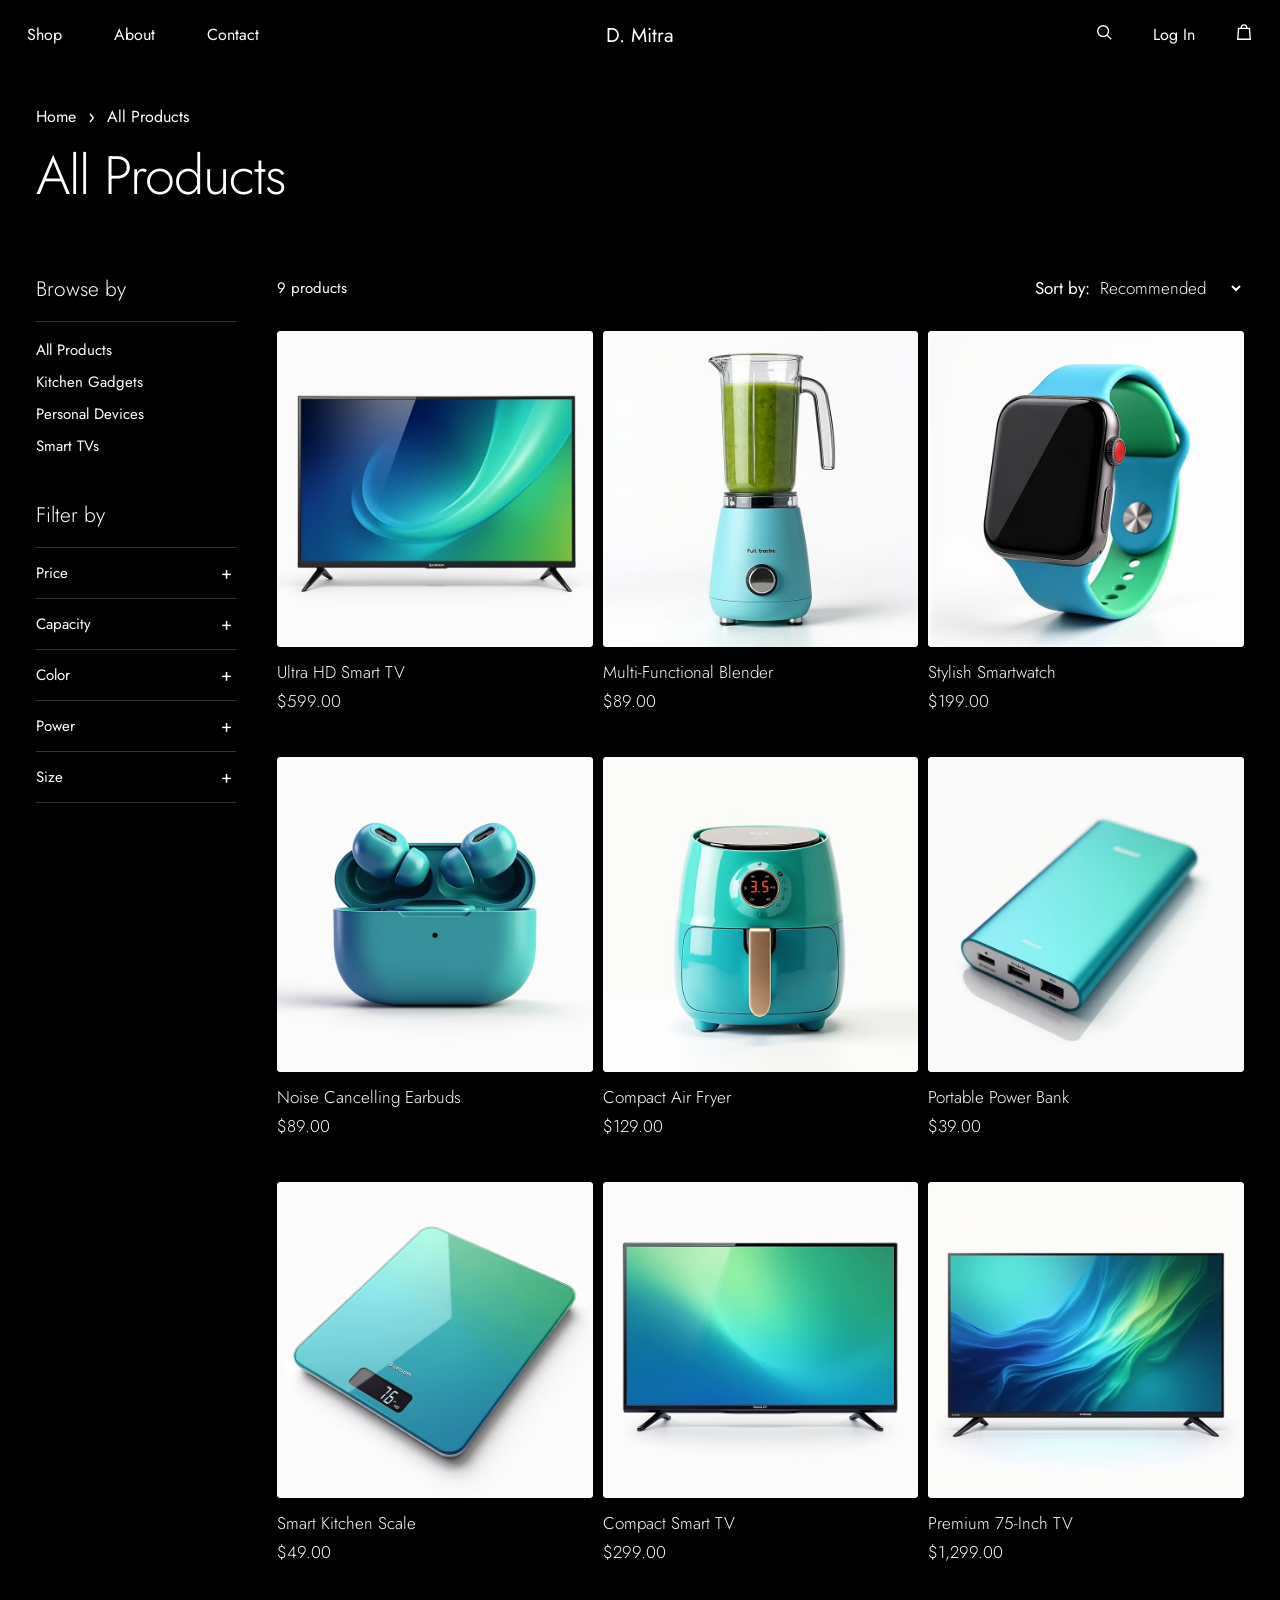
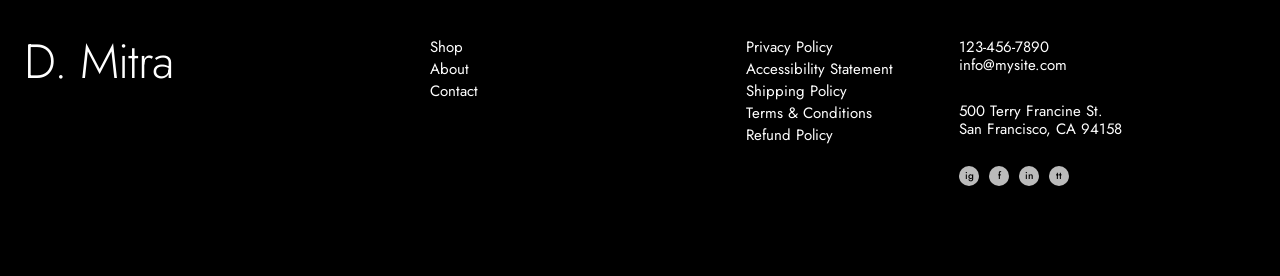
<file: Project/shop.html>
<!doctype html>
<html lang="en">
  <head>
    <meta charset="UTF-8" />
    <meta name="viewport" content="width=device-width, initial-scale=1" />
    <title>All Products | D. Mitra</title>
    <link rel="preconnect" href="https://fonts.googleapis.com" />
    <link rel="preconnect" href="https://fonts.gstatic.com" crossorigin />
    <link
      href="https://fonts.googleapis.com/css2?family=Jost:wght@300;400;500&display=swap"
      rel="stylesheet"
    />
    <link rel="stylesheet" href="style.css" />
    <link rel="stylesheet" href="shop.css" />
  </head>
  <body>
    <header>
      <nav>
        <a href="shop.html">Shop</a>
        <a href="index.html#about">About</a>
        <a href="index.html#contact">Contact</a>
      </nav>
      <a class="logo" href="index.html">D. Mitra</a>
      <div class="right">
        <a href="#" aria-label="Search"
          ><svg viewBox="0 0 20 20">
            <circle cx="9" cy="9" r="6" />
            <path d="M13.5 13.5L18 18" /></svg
        ></a>
        <a class="account" href="#">Log In</a>
        <a href="#" aria-label="Cart">
          <svg viewBox="0 0 20 20">
            <path d="M4 6h12l1 12H3z" />
            <path d="M7 6V5a3 3 0 0 1 6 0v1" />
          </svg>
        </a>
      </div>
    </header>

    <main class="shop-page">
      <div class="crumbs">
        <a href="index.html">Home</a><span>&rsaquo;</span
        ><a href="shop.html">All Products</a>
      </div>
      <h1>All Products</h1>

      <div class="shop">
        <aside class="side">
          <h2>Browse by</h2>
          <ul class="cats">
            <li><a href="#all" data-cat="all">All Products</a></li>
            <li><a href="#kitchen" data-cat="kitchen">Kitchen Gadgets</a></li>
            <li>
              <a href="#personal" data-cat="personal">Personal Devices</a>
            </li>
            <li><a href="#tvs" data-cat="tvs">Smart TVs</a></li>
          </ul>

          <h2 class="filter-title">Filter by</h2>

          <div class="fgroup">
            <button class="fhead" type="button" aria-expanded="false">
              Price
            </button>
            <div class="fbody">
              <div class="finner">
                <div class="fpad">
                  <div class="range">
                    <input
                      type="range"
                      min="39"
                      max="1299"
                      value="39"
                      aria-label="Minimum price"
                    />
                    <input
                      type="range"
                      min="39"
                      max="1299"
                      value="1299"
                      aria-label="Maximum price"
                    />
                  </div>
                  <div class="range-labels">
                    <span>$39</span><span>$1,299</span>
                  </div>
                </div>
              </div>
            </div>
          </div>

          <div class="fgroup">
            <button class="fhead" type="button" aria-expanded="false">
              Capacity
            </button>
            <div class="fbody">
              <div class="finner">
                <div class="fpad">
                  <label class="chk"
                    ><input type="checkbox" /><span>10000mAh</span></label
                  >
                  <label class="chk"
                    ><input type="checkbox" /><span>2.5L</span></label
                  >
                  <label class="chk"
                    ><input type="checkbox" /><span>20000mAh</span></label
                  >
                  <label class="chk"
                    ><input type="checkbox" /><span>5L</span></label
                  >
                </div>
              </div>
            </div>
          </div>

          <div class="fgroup">
            <button class="fhead" type="button" aria-expanded="false">
              Color
            </button>
            <div class="fbody">
              <div class="finner">
                <div class="fpad">
                  <label class="chk"
                    ><input type="checkbox" /><span>Black</span></label
                  >
                  <label class="chk"
                    ><input type="checkbox" /><span>Rose Gold</span></label
                  >
                  <label class="chk"
                    ><input type="checkbox" /><span>White</span></label
                  >
                </div>
              </div>
            </div>
          </div>

          <div class="fgroup">
            <button class="fhead" type="button" aria-expanded="false">
              Power
            </button>
            <div class="fbody">
              <div class="finner">
                <div class="fpad">
                  <label class="chk"
                    ><input type="checkbox" /><span>500W</span></label
                  >
                  <label class="chk"
                    ><input type="checkbox" /><span>700W</span></label
                  >
                </div>
              </div>
            </div>
          </div>

          <div class="fgroup">
            <button class="fhead" type="button" aria-expanded="false">
              Size
            </button>
            <div class="fbody">
              <div class="finner">
                <div class="fpad">
                  <label class="chk"
                    ><input type="checkbox" /><span>55 inch</span></label
                  >
                  <label class="chk"
                    ><input type="checkbox" /><span>65 inch</span></label
                  >
                </div>
              </div>
            </div>
          </div>
        </aside>

        <section class="results">
          <div class="bar">
            <span class="count" id="count">9 products</span>
            <label class="sort"
              >Sort by:
              <select>
                <option>Recommended</option>
                <option>Price (low to high)</option>
                <option>Price (high to low)</option>
                <option>Name (A-Z)</option>
              </select>
            </label>
          </div>

          <div class="items">
            <a class="item" data-cat="tvs" href="product.html?p=1"
              ><div class="pic">
                <img src="./Photos/Another TV.avif" alt="Ultra HD Smart TV" />
              </div>
              <div>Ultra HD Smart TV</div>
              <div class="price">$599.00</div></a
            >
            <a
              class="item"
              data-cat="kitchen"
              data-kitchen="3"
              href="product.html?p=2"
              ><div class="pic">
                <img
                  src="./Photos/88aac0_4c192b134813409589bcc163c86745e3~mv2_jpg_v1_fit_w_1024,h_1024,q_90_file.avif"
                  alt="Multi-Functional Blender"
                />
              </div>
              <div>Multi-Functional Blender</div>
              <div class="price">$89.00</div></a
            >
            <a
              class="item"
              data-cat="personal"
              data-personal="3"
              href="product.html?p=3"
              ><div class="pic">
                <img src="./Photos/Smart Watch.avif" alt="Stylish Smartwatch" />
              </div>
              <div>Stylish Smartwatch</div>
              <div class="price">$199.00</div></a
            >
            <a
              class="item"
              data-cat="personal"
              data-personal="2"
              href="product.html?p=4"
              ><div class="pic">
                <img
                  src="./Photos/Air Pods.avif"
                  alt="Noise Cancelling Earbuds"
                />
              </div>
              <div>Noise Cancelling Earbuds</div>
              <div class="price">$89.00</div></a
            >
            <a
              class="item"
              data-cat="kitchen"
              data-kitchen="1"
              href="product.html?p=5"
              ><div class="pic">
                <img src="./Photos/Air Fryer.avif" alt="Compact Air Fryer" />
              </div>
              <div>Compact Air Fryer</div>
              <div class="price">$129.00</div></a
            >
            <a
              class="item"
              data-cat="personal"
              data-personal="1"
              href="product.html?p=6"
              ><div class="pic">
                <img src="./Photos/Powe Bank.avif" alt="Portable Power Bank" />
              </div>
              <div>Portable Power Bank</div>
              <div class="price">$39.00</div></a
            >
            <a
              class="item"
              data-cat="kitchen"
              data-kitchen="2"
              href="product.html?p=7"
              ><div class="pic">
                <img src="./Photos/Weighter.avif" alt="Smart Kitchen Scale" />
              </div>
              <div>Smart Kitchen Scale</div>
              <div class="price">$49.00</div></a
            >
            <a class="item" data-cat="tvs" href="product.html?p=8"
              ><div class="pic">
                <img
                  src="./Photos/Again Another TV.avif"
                  alt="Compact Smart TV"
                />
              </div>
              <div>Compact Smart TV</div>
              <div class="price">$299.00</div></a
            >
            <a class="item" data-cat="tvs" href="product.html?p=9"
              ><div class="pic">
                <img src="./Photos/TV.avif" alt="Premium 75-Inch TV" />
              </div>
              <div>Premium 75-Inch TV</div>
              <div class="price">$1,299.00</div></a
            >
          </div>
        </section>
      </div>
    </main>

    <footer>
      <div class="big">D. Mitra</div>
      <ul>
        <li><a href="shop.html">Shop</a></li>
        <li><a href="index.html#about">About</a></li>
        <li><a href="index.html#contact">Contact</a></li>
      </ul>
      <ul class="policies">
        <li><a href="#">Privacy Policy</a></li>
        <li><a href="#">Accessibility Statement</a></li>
        <li><a href="#">Shipping Policy</a></li>
        <li><a href="#">Terms &amp; Conditions</a></li>
        <li><a href="#">Refund Policy</a></li>
      </ul>
      <div class="contact-info">
        <p>123-456-7890<br />info@mysite.com</p>
        <p>500 Terry Francine St.<br />San Francisco, CA 94158</p>
        <div class="social">
          <a href="#" aria-label="Instagram">ig</a
          ><a href="#" aria-label="Facebook">f</a
          ><a href="#" aria-label="LinkedIn">in</a
          ><a href="#" aria-label="TikTok">tt</a>
        </div>
      </div>
    </footer>

    <script>
      const links = document.querySelectorAll(".cats a");
      const items = document.querySelectorAll(".item");
      const count = document.getElementById("count");
      const groups = document.querySelectorAll(".fgroup");

      function showCategory(cat) {
        let n = 0;
        items.forEach((item) => {
          const match = cat === "all" || item.dataset.cat === cat;
          item.hidden = !match;
          item.style.order =
            cat !== "all" && item.dataset[cat] ? item.dataset[cat] : "";
          if (match) n++;
        });
        count.textContent = n + (n === 1 ? " product" : " products");
      }

      function setGroup(group, open) {
        group.classList.toggle("open", open);
        group.querySelector(".fhead").setAttribute("aria-expanded", open);
      }

      links.forEach((link) => {
        link.addEventListener("click", (e) => {
          e.preventDefault();
          const cat = link.dataset.cat;
          showCategory(cat);
          if (cat === "all") groups.forEach((g) => setGroup(g, false));
          history.replaceState(
            null,
            "",
            location.pathname + (cat === "all" ? "" : "#" + cat),
          );
        });
      });

      groups.forEach((group) => {
        group.querySelector(".fhead").addEventListener("click", () => {
          setGroup(group, !group.classList.contains("open"));
        });
      });

      const start = location.hash.slice(1);
      showCategory(
        ["kitchen", "personal", "tvs"].includes(start) ? start : "all",
      );
    </script>
  </body>
</html>
</file>
<file: Project/style.css>
:root {
  --black: #000;
  --white: #fafafa;
  --r: 10px;
  --gap: 10px;
}
* {
  box-sizing: border-box;
  margin: 0;
  padding: 0;
}
html {
  scroll-behavior: smooth;
}
body {
  background: #000;
  color: #fff;
  font-family: "Jost", "Futura", "Century Gothic", sans-serif;
  font-weight: 300;
  font-size: 17px;
  line-height: 1.35;
}
a {
  color: inherit;
  text-decoration: none;
}
img,
video {
  display: block;
  width: 100%;
  height: 100%;
  object-fit: cover;
}
:focus-visible {
  outline: 2px solid #fff;
  outline-offset: 3px;
}

header {
  position: sticky;
  top: 0;
  z-index: 20;
  background: #000;
  height: 70px;
  display: grid;
  grid-template-columns: 1fr auto 1fr;
  align-items: center;
  padding: 0 27px;
}
header nav {
  display: flex;
  gap: 52px;
  font-size: 16px;
  font-weight: 400;
}
header .logo {
  font-size: 20px;
  font-weight: 400;
}
header .right {
  display: flex;
  justify-content: flex-end;
  align-items: center;
  gap: 40px;
  font-size: 16px;
  font-weight: 400;
}
.search {
  display: flex;
  align-items: center;
  gap: 40px;
}
.search input {
  background: none;
  border: 0;
  color: #fff;
  font: inherit;
  width: 90px;
  outline: none;
}
.search input::placeholder {
  color: #fff;
  opacity: 1;
}
header svg {
  width: 18px;
  height: 18px;
  stroke: #fff;
  fill: none;
  stroke-width: 1.5;
}

.btn {
  display: inline-block;
  background: #fafafa;
  color: #000;
  font:
    400 16px "Jost",
    sans-serif;
  padding: 0 40px;
  height: 45px;
  line-height: 45px;
  border-radius: 30px;
  border: 0;
  cursor: pointer;
  transition: opacity 0.2s;
}
.btn:hover {
  opacity: 0.85;
}
.btn.dark {
  background: #000;
  color: #fff;
}

.hero {
  position: relative;
  height: 900px;
  background: #000;
  display: flex;
  justify-content: center;
}
.hero video {
  width: auto;
  max-width: 100%;
  height: 100%;
  object-fit: contain;
}
.hero .txt {
  position: absolute;
  top: 50%;
  left: 50%;
  transform: translate(-50%, -50%);
  width: min(520px, 90%);
  text-align: center;
  margin-top: -20px;
}
.hero h1 {
  font-size: 54px;
  font-weight: 300;
  letter-spacing: -0.5px;
  line-height: 1.1;
}
.hero p {
  font-size: 16px;
  font-weight: 400;
  margin: 22px 0 32px;
}

.wrap {
  padding: 0 12px;
}
.grid {
  display: grid;
  grid-template-columns: 1fr 1fr;
  gap: var(--gap);
  margin-top: var(--gap);
}
.grid.first {
  margin-top: 13px;
}
.grid.one-col {
  grid-template-columns: 1fr;
}
.card {
  position: relative;
  border-radius: var(--r);
  overflow: hidden;
  height: 900px;
  background: #222;
}
.card.pad {
  padding: 27px;
  display: flex;
  flex-direction: column;
  justify-content: space-between;
}
.card.pad.top {
  justify-content: flex-start;
}
.card p {
  max-width: 460px;
  font-size: 17px;
  line-height: 1.7;
}
.card p.mb {
  margin-bottom: 38px;
}
.card .label {
  font-weight: 300;
  font-size: 18px;
}
.orange {
  background:
    radial-gradient(circle at 0% 100%, #f0960f 0, transparent 38%),
    radial-gradient(circle at 98% 98%, #e0450f 0, transparent 22%),
    radial-gradient(circle at 78% 55%, #6a1204 0, transparent 20%),
    linear-gradient(
      90deg,
      #e0450f 0%,
      #c0390a 25%,
      #8b1005 65%,
      #8b0000 85%,
      #b02f08 100%
    );
}
.light {
  background: #fafafa;
  color: #000;
}
.card h2 {
  font-size: 48px;
  font-weight: 300;
  line-height: 1.1;
  margin-bottom: 14px;
}
.card.small {
  height: 650px;
}
.card.pad.fix {
  padding: 40px 27px 27px;
}

.related {
  padding: 60px 0 70px;
}
.related h2 {
  font-size: 48px;
  font-weight: 300;
  padding: 0 28px;
  letter-spacing: -1px;
}
.rel-wrap {
  position: relative;
  margin-top: 60px;
}
.track {
  display: flex;
  gap: 10px;
  overflow-x: auto;
  scroll-snap-type: x mandatory;
  scrollbar-width: none;
  padding: 0 25px;
}
.track::-webkit-scrollbar {
  display: none;
}
.prod {
  flex: 0 0 calc((100% - 50px - 30px) / 4);
  scroll-snap-align: start;
  font-size: 15px;
  font-weight: 400;
}
.prod .pic {
  position: relative;
  aspect-ratio: 1;
  border-radius: 4px;
  overflow: hidden;
  background: #fafafa;
  margin-bottom: 16px;
}
.prod .pic img {
  transition: transform 0.4s ease;
}
.prod:hover .pic img {
  transform: scale(1.05);
}
.prod .qv {
  position: absolute;
  left: 0;
  right: 0;
  bottom: 0;
  height: 50px;
  display: flex;
  align-items: center;
  justify-content: center;
  background: rgba(250, 250, 250, 0.7);
  color: #000;
  font-size: 15px;
  opacity: 0;
  transition: opacity 0.2s;
}
.prod:hover .qv {
  opacity: 1;
}
.prod .price {
  margin-top: 8px;
}
.arrow {
  position: absolute;
  top: calc(50% - 40px);
  width: 36px;
  height: 36px;
  border: 0;
  background: none;
  cursor: pointer;
  z-index: 2;
}
.arrow svg {
  width: 18px;
  height: 18px;
  stroke: #000;
  fill: none;
  stroke-width: 1.5;
}
.arrow.l {
  left: 36px;
}
.arrow.r {
  right: 36px;
}

.showcase {
  height: 600px;
  margin-top: 0;
}
.showcase .overlay {
  position: absolute;
  inset: 0;
  padding: 0 16px 28px;
  display: flex;
  justify-content: space-between;
  align-items: flex-end;
}
.showcase h2 {
  font-size: 54px;
  font-weight: 300;
  margin: 0;
  letter-spacing: -1px;
}
.showcase .btn {
  margin-right: 30px;
}

.acc {
  height: 647px;
  background: linear-gradient(180deg, #3a2f16, #241c0c);
  display: block;
}
.acc .img {
  position: absolute;
  inset: 0;
}
.acc .img img {
  object-fit: cover;
  object-position: right center;
}
.acc .t {
  position: relative;
  z-index: 2;
  height: 100%;
  padding: 40px 27px 27px;
  display: flex;
  flex-direction: column;
  justify-content: space-between;
}
.acc .t h2 {
  font-size: 48px;
}

.contact .card {
  height: 900px;
}
.form-card {
  background: #fafafa;
  color: #000;
  display: flex;
  flex-direction: column;
  align-items: center;
  justify-content: center;
}
.form-card h2 {
  font-size: 48px;
  font-weight: 300;
  margin-bottom: 12px;
}
.form-card .sub {
  font-size: 16px;
  font-weight: 400;
  margin-bottom: 64px;
}
form {
  width: 408px;
  max-width: 90%;
  display: grid;
  grid-template-columns: 1fr 1fr;
  gap: 20px 24px;
}
form label {
  display: block;
  font-size: 15px;
  font-weight: 400;
  margin-bottom: 4px;
}
form input,
form textarea,
form select {
  width: 100%;
  border: 0;
  border-bottom: 1px solid #000;
  background: transparent;
  font:
    300 16px "Jost",
    sans-serif;
  height: 36px;
  outline: none;
  color: #000;
}
form input:focus,
form textarea:focus,
form select:focus {
  border-bottom-width: 2px;
}
form .full {
  grid-column: 1/-1;
}
form textarea {
  height: 56px;
  resize: none;
}
form .btn {
  width: 100%;
  margin-top: 6px;
}

footer {
  display: grid;
  grid-template-columns: 1.3fr 1fr 0.65fr 1fr;
  gap: 20px;
  padding: 40px 24px 90px;
  font-size: 15px;
  font-weight: 400;
  line-height: 1.2;
}
footer .big {
  font-size: 48px;
  font-weight: 300;
  letter-spacing: -1px;
  line-height: 1;
}
footer ul {
  list-style: none;
}
footer li {
  margin-bottom: 4px;
}
footer .contact-info p {
  margin-bottom: 28px;
}
footer .social {
  display: flex;
  gap: 10px;
}
footer .social a {
  width: 20px;
  height: 20px;
  border-radius: 50%;
  background: #bbb;
  display: flex;
  align-items: center;
  justify-content: center;
  color: #000;
  font-size: 10px;
  font-weight: 500;
}

@media (max-width: 1100px) {
  footer {
    grid-template-columns: 1fr 1fr;
    gap: 30px;
  }
  footer .big {
    grid-column: 1/-1;
  }
  .prod {
    flex-basis: calc((100% - 50px - 10px) / 2);
  }
}
@media (max-width: 760px) {
  header {
    padding: 0 16px;
    grid-template-columns: auto 1fr auto;
  }
  header nav {
    gap: 18px;
    font-size: 14px;
  }
  header .logo {
    text-align: center;
    font-size: 18px;
  }
  .search input,
  .account {
    display: none;
  }
  .search {
    gap: 14px;
  }
  .hero {
    height: 620px;
  }
  .hero h1 {
    font-size: 38px;
  }
  .grid {
    grid-template-columns: 1fr;
  }
  .card,
  .card.small,
  .contact .card {
    height: 480px;
  }
  .card.pad.fix {
    height: auto;
    min-height: 420px;
  }
  .card h2,
  .related h2,
  .form-card h2,
  .acc .t h2 {
    font-size: 36px;
  }
  .showcase {
    height: 420px;
  }
  .showcase h2 {
    font-size: 34px;
  }
  .showcase .btn {
    margin-right: 0;
  }
  .acc {
    height: 520px;
  }
  .acc .img {
    opacity: 0.45;
  }
  .prod {
    flex-basis: 78%;
  }
  .arrow {
    display: none;
  }
  .form-card {
    height: auto !important;
    padding: 50px 0;
  }
  form {
    grid-template-columns: 1fr;
  }
  footer {
    grid-template-columns: 1fr;
  }
}
@media (prefers-reduced-motion: reduce) {
  * {
    transition: none !important;
    scroll-behavior: auto !important;
  }
}
</file>
<file: Project/about.css>
.cart {
  position: relative;
  display: inline-flex;
}
.cart span {
  position: absolute;
  left: 50%;
  bottom: 1px;
  transform: translateX(-50%);
  font-size: 9px;
  font-weight: 400;
  line-height: 1;
}

.about-hero .card h1 {
  font-size: 54px;
  font-weight: 300;
  letter-spacing: -1px;
  line-height: 1.1;
}

.wrap .section-title {
  font-size: 48px;
  font-weight: 300;
  letter-spacing: -1px;
  line-height: 1.1;
  margin: 0;
  padding: 48px 0 39px;
}

.mission .card {
  height: 600px;
}

footer {
  position: relative;
}
footer a {
  transition: color 0.2s;
}
footer a:hover {
  color: #f0960f;
}
footer a.active {
  color: #f0960f;
}
footer .copy {
  position: absolute;
  right: 24px;
  bottom: 30px;
  font-size: 14px;
  font-weight: 300;
  color: #bbb;
}

@media (max-width: 760px) {
  .about-hero .card h1 {
    font-size: 36px;
  }
  .wrap .section-title {
    font-size: 36px;
    padding: 28px 0 20px;
  }
  .mission .card {
    height: 480px;
  }
  footer .copy {
    position: static;
  }
}
</file>
<file: Project/contact.css>
.cart {
  position: relative;
  display: inline-flex;
}
.cart span {
  position: absolute;
  left: 50%;
  bottom: 1px;
  transform: translateX(-50%);
  font-size: 9px;
  font-weight: 400;
  line-height: 1;
}

.form-card h1 {
  font-size: 48px;
  font-weight: 300;
  line-height: 1.1;
  margin-bottom: 12px;
}
.form-card .sub {
  margin-bottom: 70px;
}
.form-card form {
  gap: 24px;
}
.form-card form input,
.form-card form textarea {
  height: 44px;
}
.form-card form .btn {
  margin-top: 0;
}

.phone {
  position: relative;
}
.phone input {
  padding-left: 48px;
}
.phone .flag {
  position: absolute;
  left: 12px;
  bottom: 0;
  height: 44px;
  display: flex;
  align-items: center;
  gap: 4px;
  pointer-events: none;
}
.phone .flag svg {
  width: 18px;
  height: 18px;
  stroke: #000;
  fill: none;
  stroke-width: 1.2;
}
.phone .flag svg.chev {
  width: 12px;
  height: 12px;
}

footer {
  position: relative;
  min-height: 420px;
  align-content: start;
}
footer a {
  transition: color 0.2s;
}
footer a:hover {
  color: #f0960f;
}
footer .copy {
  position: absolute;
  right: 24px;
  bottom: 30px;
  font-size: 14px;
  font-weight: 300;
  color: #bbb;
}
footer .copy a {
  color: inherit;
  text-decoration: underline;
}

@media (max-width: 760px) {
  .form-card h1 {
    font-size: 36px;
  }
  .form-card .sub {
    margin-bottom: 40px;
  }
  footer {
    min-height: 0;
  }
  footer .copy {
    position: static;
  }
}
</file>
<file: Project/product.css>
.product-page {
  max-width: 930px;
  margin: 0 auto;
  padding: 62px 20px 80px;
}

.pbar {
  display: flex;
  justify-content: space-between;
  align-items: center;
  font-size: 16px;
  font-weight: 400;
}
.pcrumbs {
  display: flex;
  align-items: center;
  gap: 12px;
}
.pcrumbs span {
  font-size: 20px;
  line-height: 1;
}
.pnav {
  display: flex;
  align-items: center;
  gap: 10px;
}
.pnav i {
  width: 1px;
  height: 14px;
  background: #fff;
}
.pnav a {
  display: inline-flex;
  align-items: center;
  gap: 6px;
}
.pnav .chev {
  font-size: 22px;
  line-height: 1;
}
.pnav a.off {
  opacity: 0.5;
  pointer-events: none;
}

.pgrid {
  display: grid;
  grid-template-columns: 500px 1fr;
  grid-template-areas: "img info" "desc .";
  column-gap: 35px;
  margin-top: 62px;
  align-items: start;
}
.pimg {
  grid-area: img;
  aspect-ratio: 1;
  background: #fafafa;
}
.pdesc {
  grid-area: desc;
  margin-top: 22px;
  font-size: 16px;
  font-weight: 400;
  line-height: 1.45;
}
.pinfo {
  grid-area: info;
}

.pinfo h1 {
  font-size: 30px;
  font-weight: 300;
  line-height: 1.2;
  letter-spacing: -0.3px;
}
.pprice {
  margin: 30px 0 24px;
  font-size: 17px;
  font-weight: 400;
}
.plabel {
  display: block;
  font-size: 15px;
  font-weight: 400;
  margin-bottom: 6px;
}

#optbox {
  margin-bottom: 22px;
}
.pinfo select {
  width: 100%;
  height: 40px;
  background: #fafafa
    url("data:image/svg+xml,%3Csvg xmlns='http://www.w3.org/2000/svg' width='14' height='8' viewBox='0 0 14 8' fill='none' stroke='%23000' stroke-width='1.2'%3E%3Cpath d='M1 1l6 6 6-6'/%3E%3C/svg%3E")
    no-repeat right 14px center;
  color: #000;
  border: 0;
  padding: 0 40px 0 13px;
  font:
    300 15px "Jost",
    sans-serif;
  appearance: none;
  -webkit-appearance: none;
  cursor: pointer;
  outline: none;
}

.stepper {
  display: inline-flex;
  align-items: center;
  height: 38px;
  border: 1px solid #fff;
  margin-bottom: 32px;
}
.stepper button {
  width: 34px;
  height: 100%;
  background: none;
  border: 0;
  color: #fff;
  font:
    300 22px "Jost",
    sans-serif;
  cursor: pointer;
  line-height: 1;
}
.stepper button:hover {
  opacity: 0.7;
}
.stepper span {
  min-width: 24px;
  text-align: center;
  font-size: 15px;
  font-weight: 400;
}

.cart {
  display: block;
  width: 100%;
  height: 41px;
  background: #fafafa;
  color: #000;
  border: 0;
  font:
    400 16px "Jost",
    sans-serif;
  cursor: pointer;
  transition: opacity 0.2s;
}
.cart:hover {
  opacity: 0.85;
}

.share {
  display: flex;
  gap: 20px;
  margin-top: 40px;
  padding-left: 6px;
}
.share svg {
  width: 18px;
  height: 18px;
  fill: #fff;
  display: block;
}
.share a:hover {
  opacity: 0.7;
}

.copy {
  text-align: right;
  padding: 10px 100px 36px;
  margin-top: 140px;
  font-size: 14px;
  font-weight: 400;
}
.copy a {
  text-decoration: underline;
}

@media (max-width: 860px) {
  .pgrid {
    grid-template-columns: 1fr;
    grid-template-areas: "img" "info" "desc";
    row-gap: 28px;
    margin-top: 40px;
  }
  .pdesc {
    margin-top: 0;
  }
}
@media (max-width: 560px) {
  .product-page {
    padding: 36px 16px 50px;
  }
  .pbar {
    flex-direction: column;
    align-items: flex-start;
    gap: 14px;
  }
  .copy {
    padding: 10px 16px 30px;
    text-align: left;
    margin-top: 80px;
  }
}
</file>
<file: Project/shop.css>
.shop-page {
  padding: 0 36px;
}
.crumbs {
  display: flex;
  align-items: center;
  gap: 12px;
  font-size: 16px;
  font-weight: 400;
  padding-top: 36px;
}
.crumbs span {
  font-size: 20px;
  line-height: 1;
}
.shop-page h1 {
  font-size: 54px;
  font-weight: 300;
  letter-spacing: -1px;
  line-height: 1.1;
  margin: 18px 0 70px;
}

.shop {
  display: grid;
  grid-template-columns: 200px 1fr;
  gap: 41px;
  align-items: start;
}

.side h2 {
  font-size: 21px;
  font-weight: 300;
  padding-bottom: 18px;
  border-bottom: 1px solid #333;
}
.side .filter-title {
  margin-top: 44px;
}
.cats {
  list-style: none;
  padding: 16px 0 0;
}
.cats li {
  margin-bottom: 9px;
}
.cats a {
  display: inline-block;
  font-size: 15px;
  font-weight: 400;
  color: #fff;
  text-decoration: none;
}
.cats a:hover {
  text-decoration: underline;
  text-underline-offset: 4px;
}

.fgroup {
  border-bottom: 1px solid #333;
}
.fhead {
  display: flex;
  justify-content: space-between;
  align-items: center;
  width: 100%;
  background: none;
  border: 0;
  color: #fff;
  font:
    400 15px "Jost",
    sans-serif;
  padding: 14px 0;
  cursor: pointer;
  text-align: left;
}
.fhead::after {
  content: "+";
  font-size: 18px;
  line-height: 1;
  margin-right: 4px;
}
.fgroup.open .fhead::after {
  content: "\2212";
}
.fbody {
  display: grid;
  grid-template-rows: 0fr;
  opacity: 0;
  visibility: hidden;
  transition:
    grid-template-rows 0.35s ease,
    opacity 0.35s ease,
    visibility 0s 0.35s;
}
.fgroup.open .fbody {
  grid-template-rows: 1fr;
  opacity: 1;
  visibility: visible;
  transition-delay: 0s;
}
.finner {
  overflow: hidden;
  min-height: 0;
}
.fpad {
  padding: 2px 0 14px;
}

.chk {
  display: flex;
  align-items: center;
  gap: 14px;
  font-size: 15px;
  font-weight: 400;
  margin-bottom: 10px;
  cursor: pointer;
}
.chk:last-child {
  margin-bottom: 0;
}
.chk input {
  appearance: none;
  -webkit-appearance: none;
  width: 16px;
  height: 16px;
  border: 1px solid #fff;
  background: transparent;
  cursor: pointer;
  flex: none;
  display: grid;
  place-content: center;
}
.chk input:checked {
  background: #fff;
}
.chk input:checked::after {
  content: "";
  width: 8px;
  height: 4px;
  border-left: 2px solid #000;
  border-bottom: 2px solid #000;
  transform: rotate(-45deg) translate(1px, -1px);
}

.range {
  position: relative;
  height: 16px;
  margin: 6px 4px 10px;
}
.range::before {
  content: "";
  position: absolute;
  left: 0;
  right: 0;
  top: 7px;
  height: 2px;
  background: #fff;
}
.range input {
  position: absolute;
  left: 0;
  top: 0;
  width: 100%;
  height: 16px;
  margin: 0;
  background: none;
  pointer-events: none;
  appearance: none;
  -webkit-appearance: none;
}
.range input::-webkit-slider-thumb {
  -webkit-appearance: none;
  width: 12px;
  height: 12px;
  border-radius: 50%;
  background: #fff;
  border: 0;
  pointer-events: auto;
  cursor: pointer;
}
.range input::-moz-range-thumb {
  width: 12px;
  height: 12px;
  border-radius: 50%;
  background: #fff;
  border: 0;
  pointer-events: auto;
  cursor: pointer;
}
.range input::-moz-range-track {
  background: none;
}
.range-labels {
  display: flex;
  justify-content: space-between;
  font-size: 15px;
  font-weight: 400;
}

.bar {
  display: flex;
  justify-content: space-between;
  align-items: center;
  margin-bottom: 30px;
  font-size: 15px;
  font-weight: 400;
}
.sort {
  display: flex;
  align-items: center;
  gap: 6px;
  font-size: 17px;
}
.sort select {
  background: #000;
  color: #fff;
  border: 0;
  font:
    300 17px "Jost",
    sans-serif;
  cursor: pointer;
  outline: none;
}

.items {
  display: grid;
  grid-template-columns: repeat(3, 1fr);
  gap: 10px 10px;
  align-items: start;
}
.item {
  font-size: 17px;
  font-weight: 300;
  margin-bottom: 34px;
}
.item[hidden] {
  display: none;
}
.item .pic {
  aspect-ratio: 1;
  border-radius: 4px;
  overflow: hidden;
  background: #fafafa;
  margin-bottom: 14px;
}
.item .pic img {
  transition: transform 0.4s ease;
}
.item:hover .pic img {
  transform: scale(1.05);
}
.item .price {
  margin-top: 6px;
}

@media (max-width: 1100px) {
  .items {
    grid-template-columns: repeat(2, 1fr);
  }
}
@media (max-width: 860px) {
  .shop {
    grid-template-columns: 1fr;
    gap: 30px;
  }
  .shop-page h1 {
    font-size: 40px;
    margin-bottom: 40px;
  }
}
@media (max-width: 560px) {
  .shop-page {
    padding: 0 16px;
  }
  .items {
    grid-template-columns: 1fr;
  }
}
@media (prefers-reduced-motion: reduce) {
  .fbody {
    transition: none !important;
  }
}
</file>
